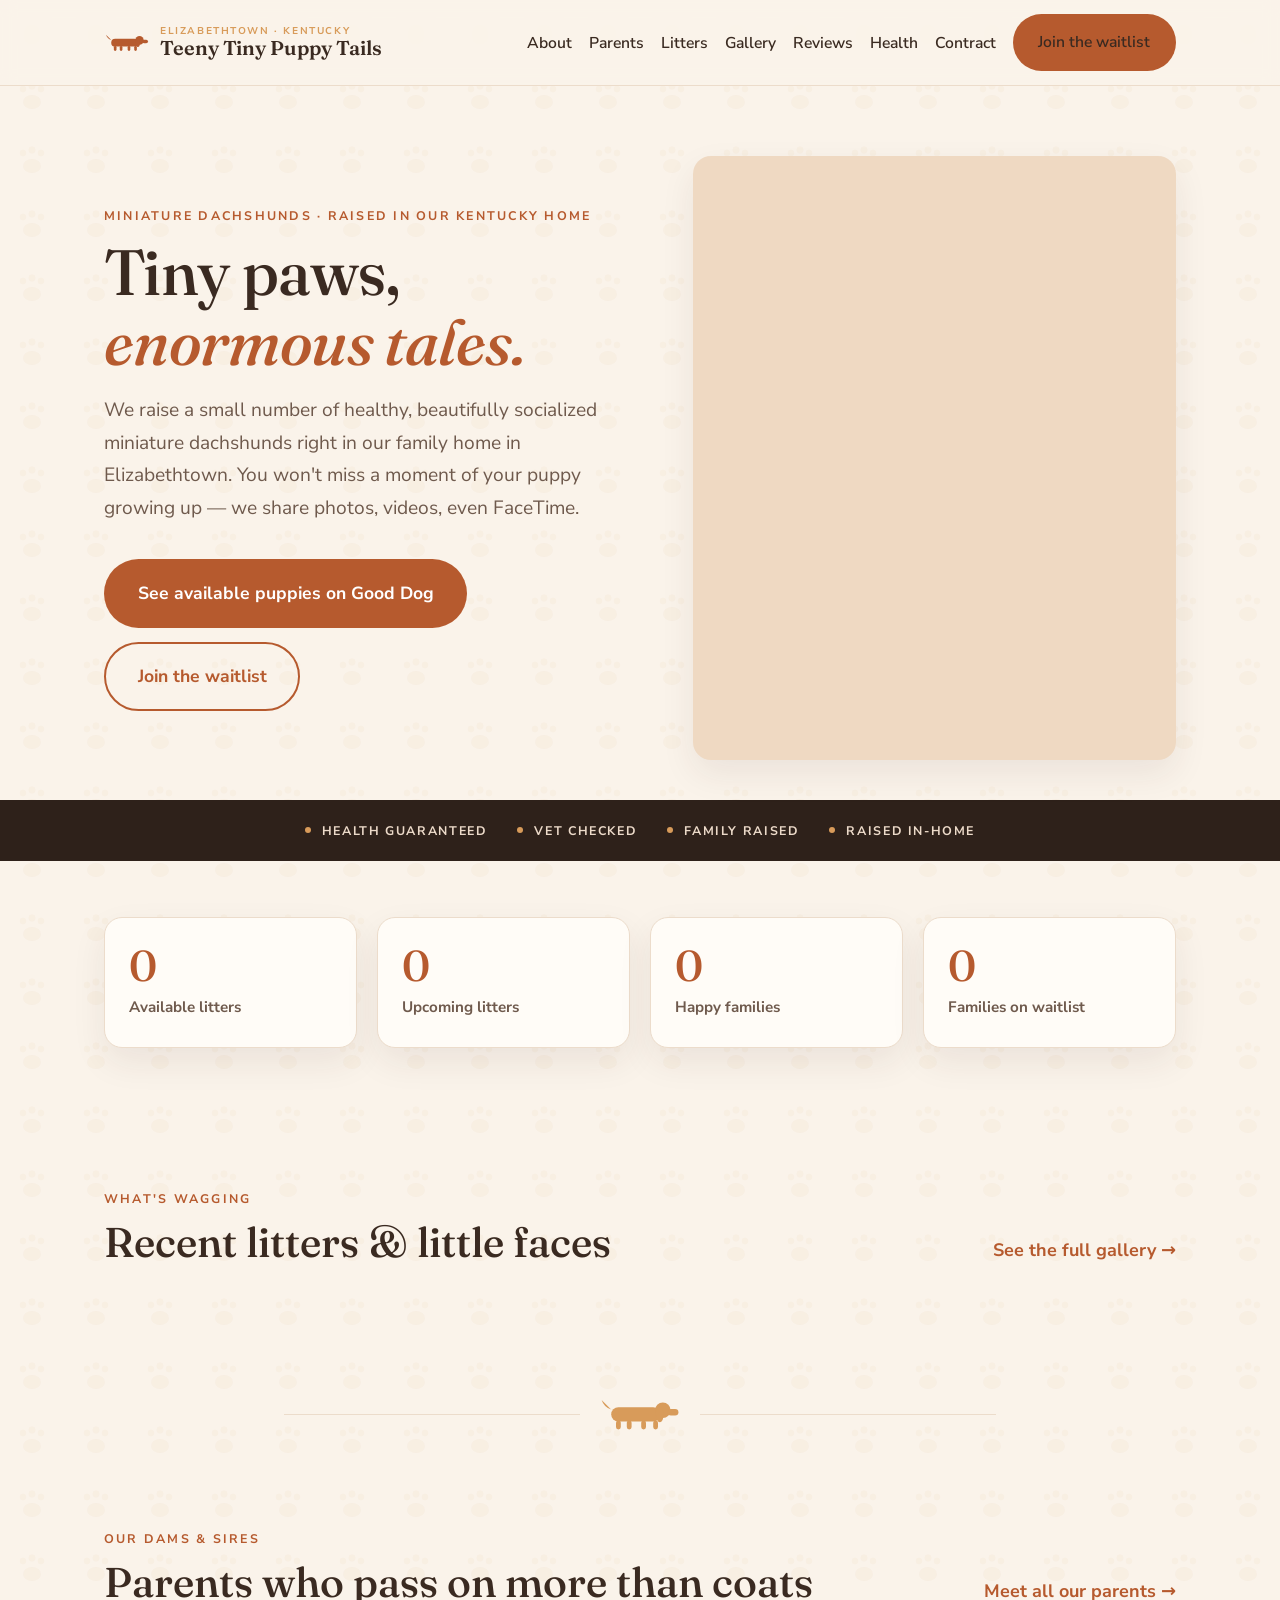
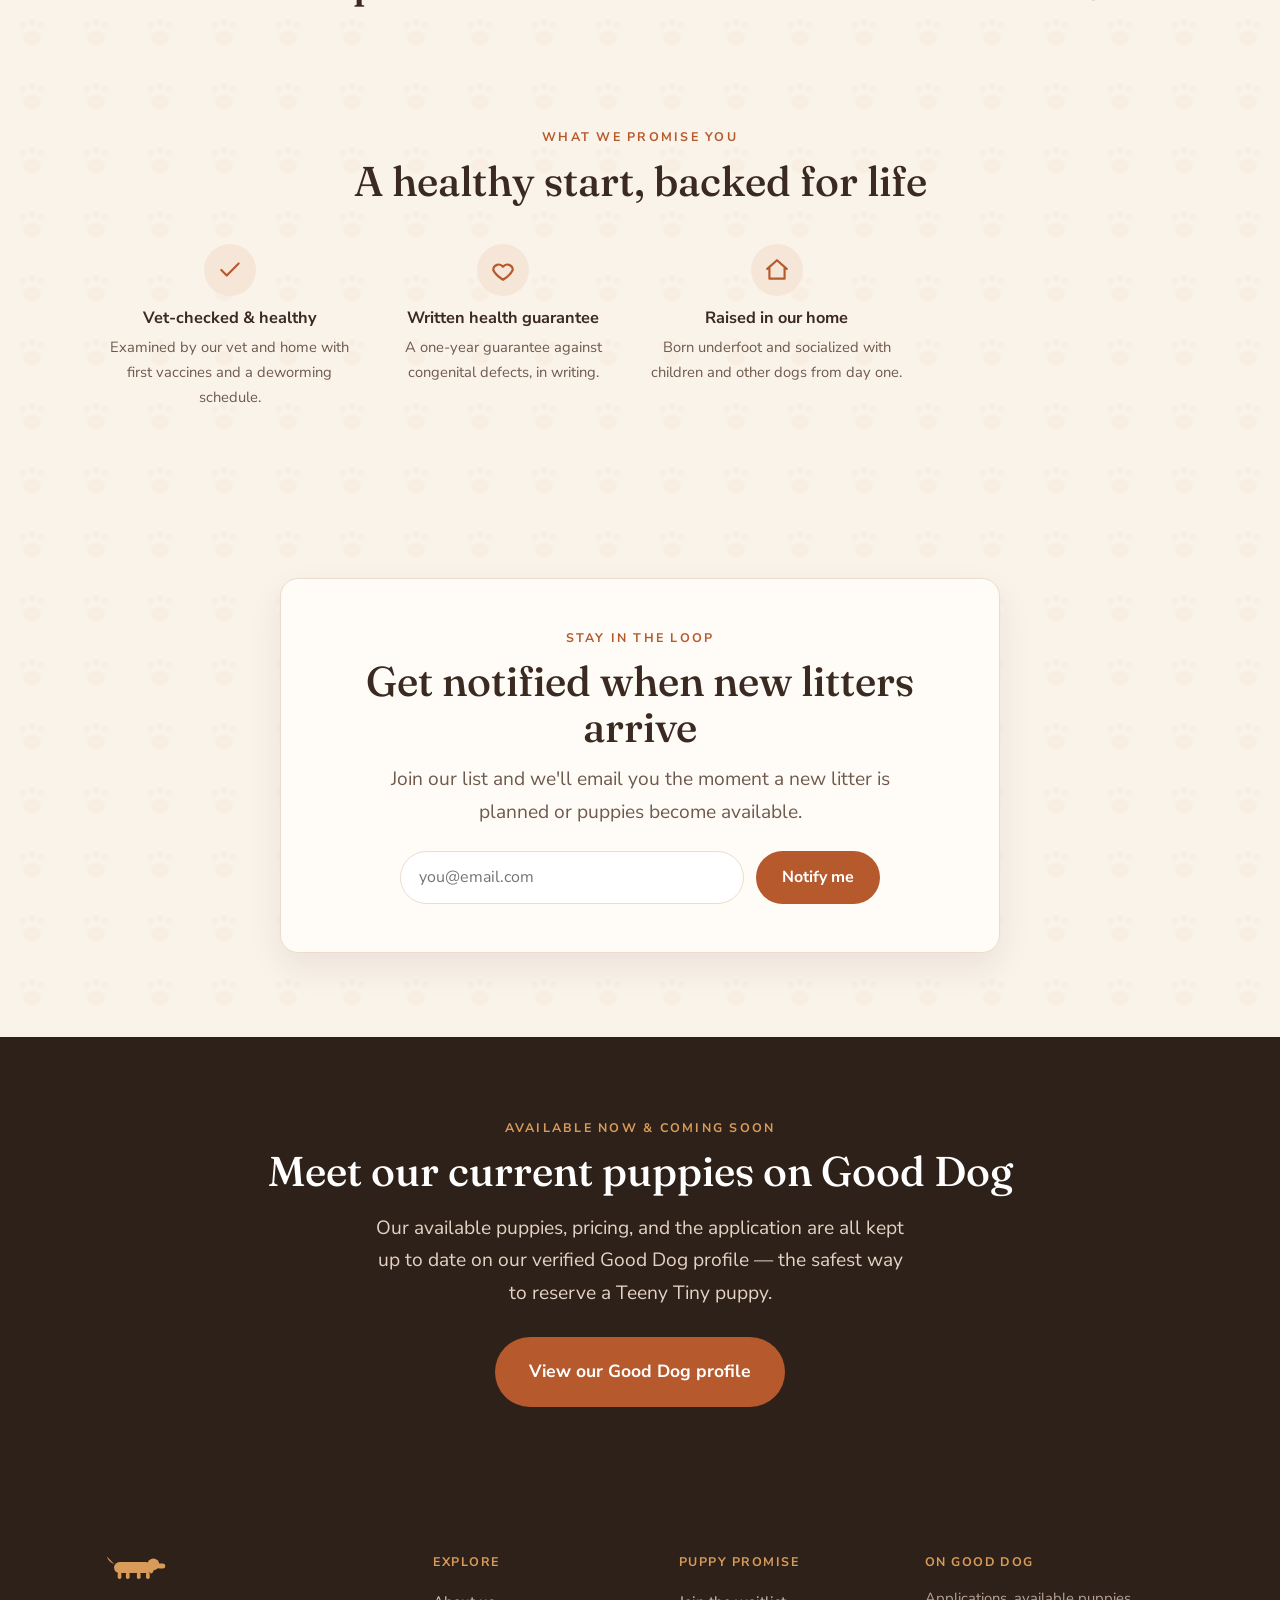
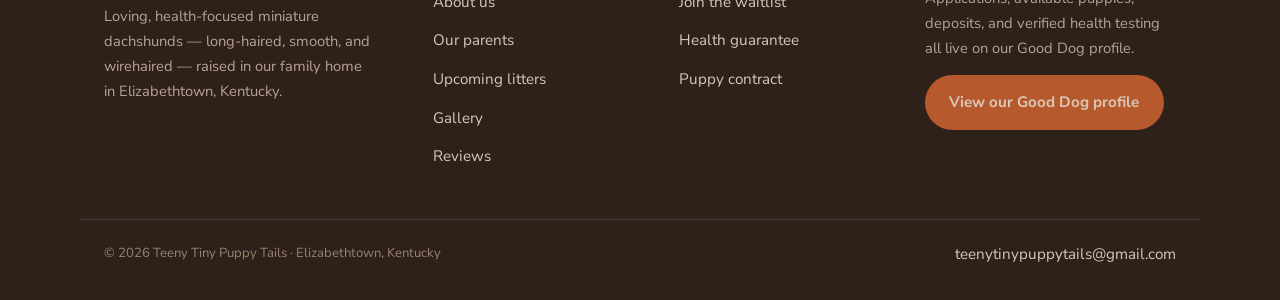
<file: index.html>
<!DOCTYPE html>
<html lang="en">
<head>
<meta charset="utf-8">
<meta name="viewport" content="width=device-width, initial-scale=1">
<title>Teeny Tiny Puppy Tails | Miniature Dachshunds in Elizabethtown, KY</title>
<meta name="description" content="A small, family-run breeder of healthy, well-loved miniature dachshunds in Elizabethtown, Kentucky. See available puppies and apply through Good Dog.">
<link rel="preconnect" href="https://fonts.googleapis.com">
<link rel="preconnect" href="https://fonts.gstatic.com" crossorigin>
<link href="https://fonts.googleapis.com/css2?family=Fraunces:ital,opsz,wght@0,9..144,400;0,9..144,500;0,9..144,600;1,9..144,500&family=Nunito+Sans:wght@400;600;700&display=swap" rel="stylesheet">
<link rel="stylesheet" href="styles.css">
</head>
<body>

<header class="site-header">
  <nav class="nav" aria-label="Main">
    <a class="brand" href="index.html">
      <svg viewBox="0 0 140 70" fill="currentColor" aria-hidden="true"><path d="M22 26 Q10 22 6 10 Q14 18 26 30 Z"/><rect x="22" y="22" width="82" height="24" rx="12"/><circle cx="108" cy="27" r="13"/><rect x="116" y="25" width="18" height="11" rx="5.5"/><ellipse cx="103" cy="34" rx="6.5" ry="13"/><rect x="30" y="44" width="8" height="15" rx="4"/><rect x="48" y="44" width="8" height="15" rx="4"/><rect x="72" y="44" width="8" height="15" rx="4"/><rect x="92" y="44" width="8" height="15" rx="4"/></svg>
      <span class="name"><span class="small">Elizabethtown &middot; Kentucky</span>Teeny Tiny Puppy Tails</span>
    </a>
    <button class="nav-toggle" aria-label="Open menu" aria-expanded="false" onclick="var m=document.getElementById('menu');var o=m.classList.toggle('open');this.setAttribute('aria-expanded',o)">
      <svg viewBox="0 0 24 24" fill="none" stroke="currentColor" stroke-width="2" stroke-linecap="round"><path d="M3 6h18M3 12h18M3 18h18"/></svg>
    </button>
    <ul class="nav-links" id="menu">
      <li><a href="about.html">About</a></li>
      <li><a href="parents.html">Parents</a></li>
      <li><a href="litters.html">Litters</a></li>
      <li><a href="gallery.html">Gallery</a></li>
      <li><a href="testimonials.html">Reviews</a></li>
      <li><a href="health-guarantee.html">Health</a></li>
      <li><a href="contract.html">Contract</a></li>
      <li><a class="btn btn-primary" href="waitlist.html">Join the waitlist</a></li>
    </ul>
  </nav>
</header>

<main>
  <section class="hero">
    <div class="container hero-grid">
      <div>
        <p class="eyebrow rise">Miniature dachshunds &middot; Raised in our Kentucky home</p>
        <h1 class="rise d1">Tiny paws,<br><span class="accent">enormous tales.</span></h1>
        <p class="lead rise d1">We raise a small number of healthy, beautifully socialized miniature dachshunds right in our family home in Elizabethtown. You won't miss a moment of your puppy growing up &mdash; we share photos, videos, even FaceTime.</p>
        <div class="hero-cta rise d2">
          <a class="btn btn-primary btn-lg" href="https://www.gooddog.com/breeders/teeny-tiny-puppy-tails-kentucky" target="_blank" rel="noopener">See available puppies on Good Dog</a>
          <a class="btn btn-ghost btn-lg" href="waitlist.html">Join the waitlist</a>
        </div>
      </div>
      <div class="rise d2">
        <div class="card-photo" style="aspect-ratio:4/5;border-radius:var(--radius);box-shadow:var(--shadow);background-image:url('https://tf-prod-bunny-pullzone-1.gooddog.com/images/ejd3gqoq04z2cfz12cph8ilvlceq?type=dog&resize=1000x')"></div>
      </div>
    </div>
  </section>
</main>

<section class="trust-bar">
  <div class="inner">
    <span>Health guaranteed</span>
    <span>Vet checked</span>
    <span>Family raised</span>
    <span>Raised in-home</span>
  </div>
</section>

<main>
  <section class="section-sm">
    <div class="container">
      <div class="stats">
        <div class="stat"><div class="num" id="stat-available">0</div><div class="label">Available litters</div></div>
        <div class="stat"><div class="num" id="stat-upcoming">0</div><div class="label">Upcoming litters</div></div>
        <div class="stat"><div class="num" id="stat-families">0</div><div class="label">Happy families</div></div>
        <div class="stat"><div class="num" id="stat-waitlist">0</div><div class="label">Families on waitlist</div></div>
      </div>
    </div>
  </section>

  <section class="section">
    <div class="container">
      <div class="head-row">
        <div>
          <p class="eyebrow">What's wagging</p>
          <h2>Recent litters &amp; little faces</h2>
        </div>
        <a class="link" href="gallery.html">See the full gallery &rarr;</a>
      </div>
      <div class="photo-grid" id="photo-grid"></div>
    </div>
  </section>

  <div class="divider" aria-hidden="true"><span class="line"></span><svg viewBox="0 0 140 70" fill="currentColor"><path d="M22 26 Q10 22 6 10 Q14 18 26 30 Z"/><rect x="22" y="22" width="82" height="24" rx="12"/><circle cx="108" cy="27" r="13"/><rect x="116" y="25" width="18" height="11" rx="5.5"/><ellipse cx="103" cy="34" rx="6.5" ry="13"/><rect x="30" y="44" width="8" height="15" rx="4"/><rect x="48" y="44" width="8" height="15" rx="4"/><rect x="72" y="44" width="8" height="15" rx="4"/><rect x="92" y="44" width="8" height="15" rx="4"/></svg><span class="line"></span></div>

  <section class="section">
    <div class="container">
      <div class="head-row">
        <div>
          <p class="eyebrow">Our dams &amp; sires</p>
          <h2>Parents who pass on more than coats</h2>
        </div>
        <a class="link" href="parents.html">Meet all our parents &rarr;</a>
      </div>
      <div class="grid grid-3" id="parents-teaser"></div>
    </div>
  </section>

  <section class="section" style="padding-top:0">
    <div class="container">
      <div class="section-head center">
        <p class="eyebrow">What we promise you</p>
        <h2>A healthy start, backed for life</h2>
      </div>
      <div class="features">
        <div class="feature">
          <span class="dot"><svg viewBox="0 0 24 24" fill="none" stroke="currentColor" stroke-width="2" stroke-linecap="round" stroke-linejoin="round"><path d="M20 6L9 17l-5-5"/></svg></span>
          <h3>Vet-checked &amp; healthy</h3>
          <p>Examined by our vet and home with first vaccines and a deworming schedule.</p>
        </div>
        <div class="feature">
          <span class="dot"><svg viewBox="0 0 24 24" fill="none" stroke="currentColor" stroke-width="2" stroke-linecap="round" stroke-linejoin="round"><path d="M12 21s-7-4.5-9-9a5 5 0 019-3 5 5 0 019 3c-2 4.5-9 9-9 9z"/></svg></span>
          <h3>Written health guarantee</h3>
          <p>A one-year guarantee against congenital defects, in writing.</p>
        </div>
        <div class="feature">
          <span class="dot"><svg viewBox="0 0 24 24" fill="none" stroke="currentColor" stroke-width="2" stroke-linecap="round" stroke-linejoin="round"><path d="M3 11l9-8 9 8M5 10v10h14V10"/></svg></span>
          <h3>Raised in our home</h3>
          <p>Born underfoot and socialized with children and other dogs from day one.</p>
        </div>
      </div>
    </div>
  </section>

  <section class="section">
    <div class="container">
      <div class="subscribe-box">
        <p class="eyebrow">Stay in the loop</p>
        <h2>Get notified when new litters arrive</h2>
        <p class="lead" style="margin:0 auto 22px">Join our list and we'll email you the moment a new litter is planned or puppies become available.</p>
        <form name="subscribe" method="POST" data-netlify="true" netlify-honeypot="bot-field" action="/thank-you" class="subscribe-form">
          <input type="hidden" name="form-name" value="subscribe">
          <p class="hp"><label>Leave empty: <input name="bot-field"></label></p>
          <input name="email" type="email" required placeholder="you@email.com" aria-label="Your email">
          <button class="btn btn-primary" type="submit">Notify me</button>
        </form>
      </div>
    </div>
  </section>

  <section class="band cta-band">
    <div class="container">
      <p class="eyebrow" style="color:var(--tan)">Available now &amp; coming soon</p>
      <h2>Meet our current puppies on Good Dog</h2>
      <p class="lead">Our available puppies, pricing, and the application are all kept up to date on our verified Good Dog profile &mdash; the safest way to reserve a Teeny Tiny puppy.</p>
      <a class="btn btn-primary btn-lg" href="https://www.gooddog.com/breeders/teeny-tiny-puppy-tails-kentucky" target="_blank" rel="noopener">View our Good Dog profile</a>
    </div>
  </section>
</main>

<footer class="site-footer">
  <div class="container footer-grid">
    <div class="footer-brand">
      <svg viewBox="0 0 140 70" fill="currentColor" aria-hidden="true"><path d="M22 26 Q10 22 6 10 Q14 18 26 30 Z"/><rect x="22" y="22" width="82" height="24" rx="12"/><circle cx="108" cy="27" r="13"/><rect x="116" y="25" width="18" height="11" rx="5.5"/><ellipse cx="103" cy="34" rx="6.5" ry="13"/><rect x="30" y="44" width="8" height="15" rx="4"/><rect x="48" y="44" width="8" height="15" rx="4"/><rect x="72" y="44" width="8" height="15" rx="4"/><rect x="92" y="44" width="8" height="15" rx="4"/></svg>
      <p>Loving, health-focused miniature dachshunds &mdash; long-haired, smooth, and wirehaired &mdash; raised in our family home in Elizabethtown, Kentucky.</p>
    </div>
    <div>
      <h4>Explore</h4>
      <ul>
        <li><a href="about.html">About us</a></li>
        <li><a href="parents.html">Our parents</a></li>
        <li><a href="litters.html">Upcoming litters</a></li>
        <li><a href="gallery.html">Gallery</a></li>
        <li><a href="testimonials.html">Reviews</a></li>
      </ul>
    </div>
    <div>
      <h4>Puppy promise</h4>
      <ul>
        <li><a href="waitlist.html">Join the waitlist</a></li>
        <li><a href="health-guarantee.html">Health guarantee</a></li>
        <li><a href="contract.html">Puppy contract</a></li>
      </ul>
    </div>
    <div>
      <h4>On Good Dog</h4>
      <p style="font-size:0.92rem;color:#B7A393;margin:0 0 14px">Applications, available puppies, deposits, and verified health testing all live on our Good Dog profile.</p>
      <a class="btn btn-primary" href="https://www.gooddog.com/breeders/teeny-tiny-puppy-tails-kentucky" target="_blank" rel="noopener">View our Good Dog profile</a>
    </div>
  </div>
  <div class="container footer-bottom">
    <span>&copy; 2026 Teeny Tiny Puppy Tails &middot; Elizabethtown, Kentucky</span>
    <span><a href="mailto:teenytinypuppytails@gmail.com">teenytinypuppytails@gmail.com</a></span>
  </div>
</footer>

<script src="data.js"></script>
<script>
(function(){
  var D = window.SITE_DATA || {};
  var s = D.stats || {};
  function set(id,v){ var el=document.getElementById(id); if(el && v!=null) el.textContent=v; }
  set('stat-available', s.available); set('stat-upcoming', s.upcoming);
  set('stat-families', s.families); set('stat-waitlist', s.waitlist);

  var all=[]; (D.parents||[]).forEach(function(d){ (d.photos||[]).forEach(function(p){ all.push(p); }); });
  var pick=[], step=Math.max(1, Math.floor(all.length/6));
  for(var i=0;i<all.length && pick.length<6;i+=step){ pick.push(all[i]); }
  var pg=document.getElementById('photo-grid');
  if(pg) pg.innerHTML = pick.map(function(u){ return '<div class="tile" style="background-image:url(\''+u+'\')"></div>'; }).join('');

  var pt=document.getElementById('parents-teaser');
  if(pt) pt.innerHTML = (D.parents||[]).slice(0,3).map(function(d){
    var cover=(d.photos&&d.photos[0])||'';
    var sub=[d.color,d.reg].filter(Boolean).join(' &middot; ');
    return '<article class="card"><div class="card-photo" style="background-image:url(\''+cover+'\')"></div>'+
      '<div class="card-body"><span class="tag">'+d.role+(d.coat?' &middot; '+d.coat:'')+'</span>'+
      '<h3>'+d.name+'</h3>'+(sub?'<p class="muted" style="font-weight:700;margin:0">'+sub+'</p>':'')+'</div></article>';
  }).join('');
})();
</script>

</body>
</html>
</file>
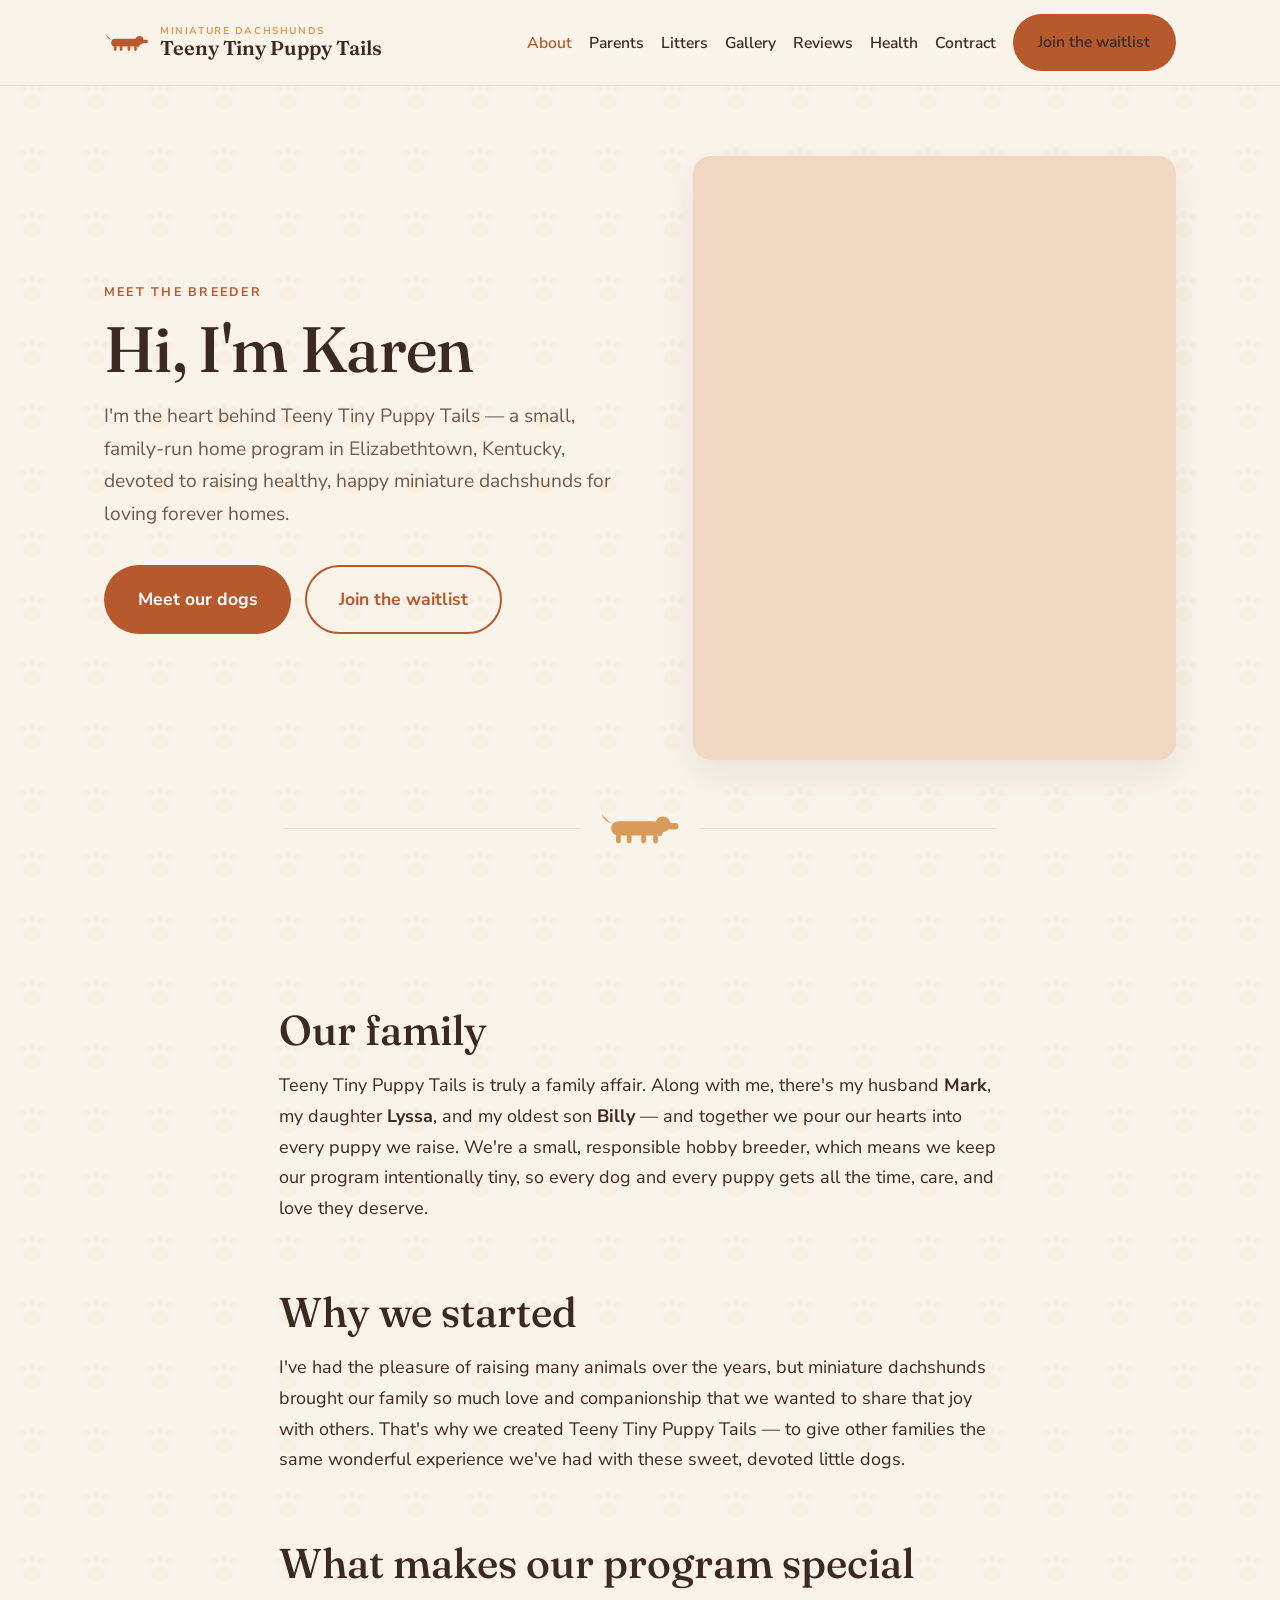
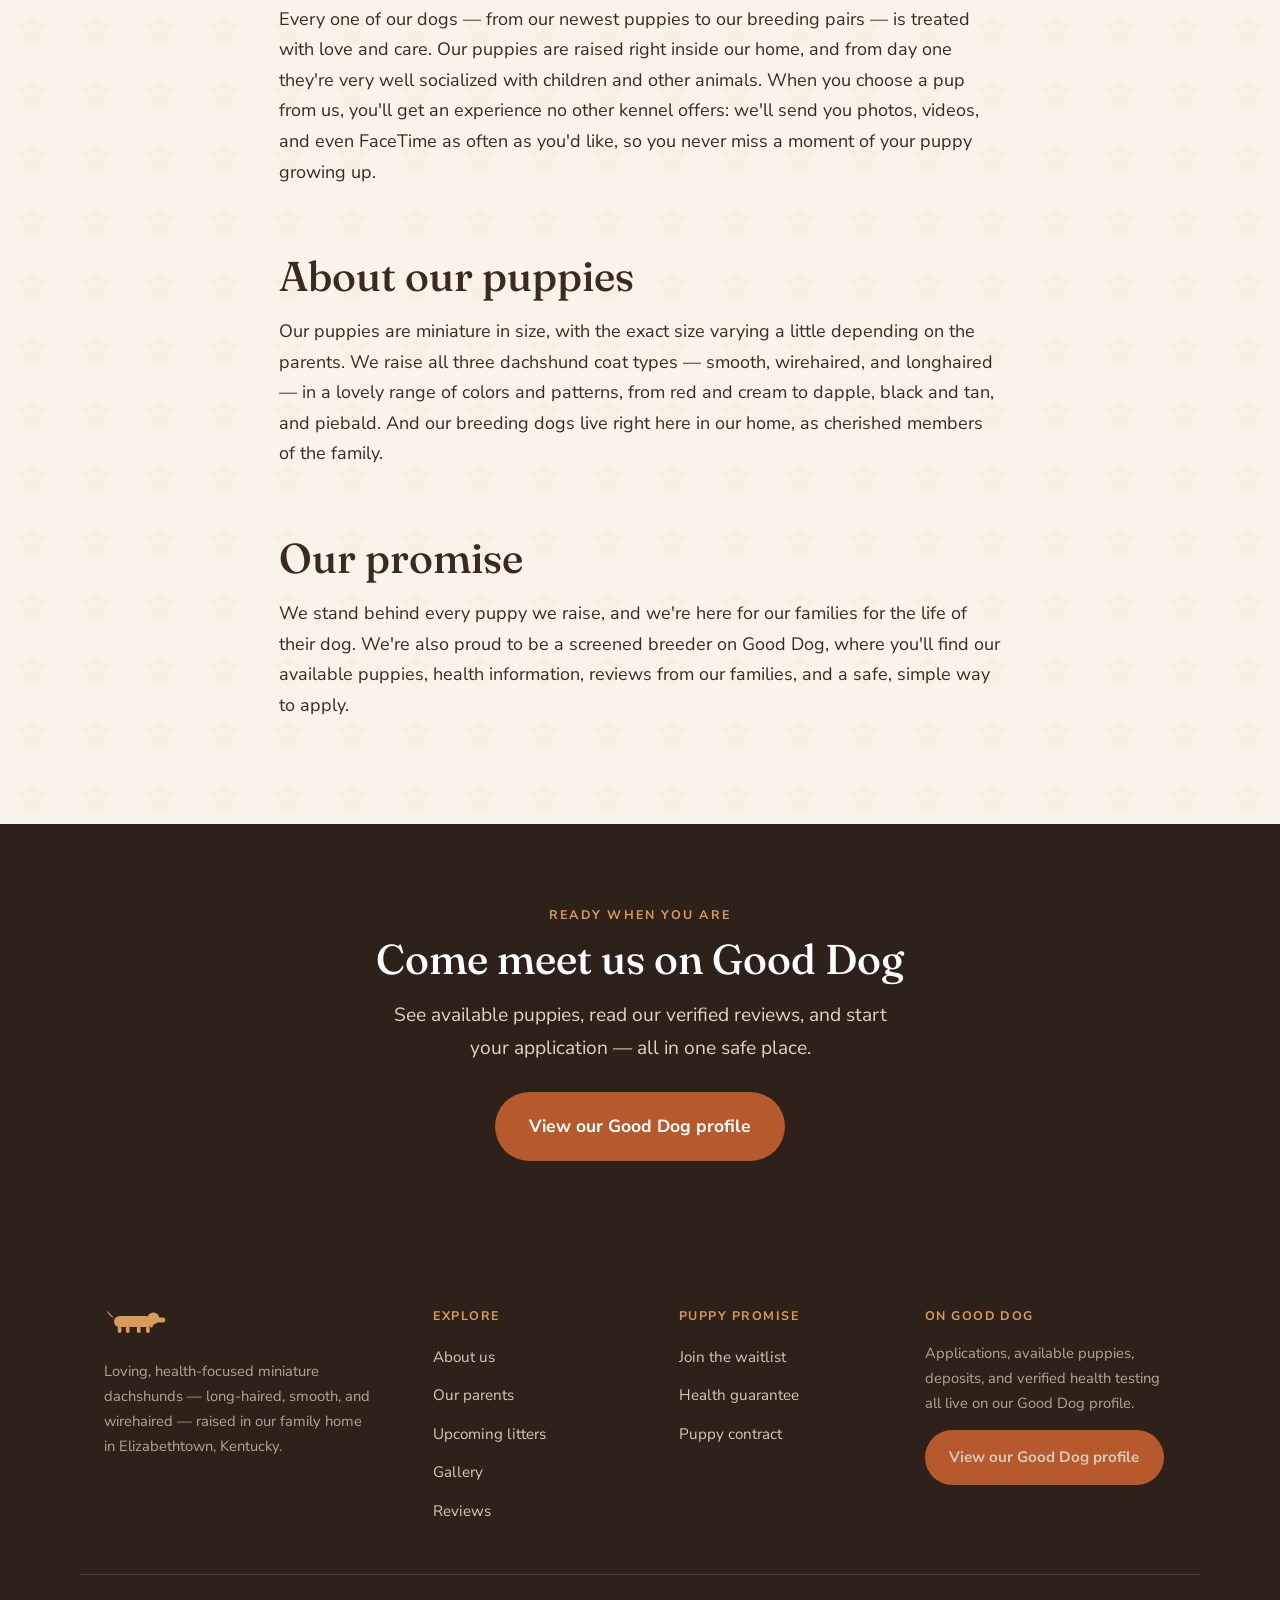
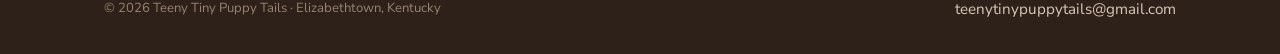
<file: about.html>
<!DOCTYPE html>
<html lang="en">
<head>
<meta charset="utf-8">
<meta name="viewport" content="width=device-width, initial-scale=1">
<title>About Us | Teeny Tiny Puppy Tails</title>
<meta name="description" content="Meet the small Kentucky family behind Teeny Tiny Puppy Tails and how we raise our miniature dachshunds.">
<link rel="preconnect" href="https://fonts.googleapis.com">
<link rel="preconnect" href="https://fonts.gstatic.com" crossorigin>
<link href="https://fonts.googleapis.com/css2?family=Fraunces:opsz,wght@9..144,400;9..144,500;9..144,600&family=Nunito+Sans:wght@400;600;700&display=swap" rel="stylesheet">
<link rel="stylesheet" href="styles.css">
</head>
<body>

<header class="site-header">
  <nav class="nav" aria-label="Main">
    <a class="brand" href="index.html">
      <svg viewBox="0 0 140 70" fill="currentColor" aria-hidden="true"><path d="M22 26 Q10 22 6 10 Q14 18 26 30 Z"/><rect x="22" y="22" width="82" height="24" rx="12"/><circle cx="108" cy="27" r="13"/><rect x="116" y="25" width="18" height="11" rx="5.5"/><ellipse cx="103" cy="34" rx="6.5" ry="13"/><rect x="30" y="44" width="8" height="15" rx="4"/><rect x="48" y="44" width="8" height="15" rx="4"/><rect x="72" y="44" width="8" height="15" rx="4"/><rect x="92" y="44" width="8" height="15" rx="4"/></svg>
      <span class="name"><span class="small">Miniature dachshunds</span>Teeny Tiny Puppy Tails</span>
    </a>
    <button class="nav-toggle" aria-label="Open menu" aria-expanded="false" onclick="var m=document.getElementById('menu');var o=m.classList.toggle('open');this.setAttribute('aria-expanded',o)">
      <svg viewBox="0 0 24 24" fill="none" stroke="currentColor" stroke-width="2" stroke-linecap="round"><path d="M3 6h18M3 12h18M3 18h18"/></svg>
    </button>
    <ul class="nav-links" id="menu">
      <li><a href="about.html" class="active">About</a></li>
      <li><a href="parents.html">Parents</a></li>
      <li><a href="litters.html">Litters</a></li>
      <li><a href="gallery.html">Gallery</a></li>
      <li><a href="testimonials.html">Reviews</a></li>
      <li><a href="health-guarantee.html">Health</a></li>
      <li><a href="contract.html">Contract</a></li>
      <li><a class="btn btn-primary" href="waitlist.html">Join the waitlist</a></li>
    </ul>
  </nav>
</header>

<main>
  <section class="hero">
    <div class="container hero-grid">
      <div>
        <p class="eyebrow">Meet the breeder</p>
        <h1>Hi, I'm Karen</h1>
        <p class="lead">I'm the heart behind Teeny Tiny Puppy Tails &mdash; a small, family-run home program in Elizabethtown, Kentucky, devoted to raising healthy, happy miniature dachshunds for loving forever homes.</p>
        <div class="hero-cta">
          <a class="btn btn-primary btn-lg" href="parents.html">Meet our dogs</a>
          <a class="btn btn-ghost btn-lg" href="waitlist.html">Join the waitlist</a>
        </div>
      </div>
      <div>
        <div class="card-photo" style="aspect-ratio:4/5;border-radius:var(--radius);box-shadow:var(--shadow);background-image:url('https://tf-prod-bunny-pullzone-1.gooddog.com/images/ejd3gqoq04z2cfz12cph8ilvlceq?type=dog&resize=1000x')"></div>
      </div>
    </div>
  </section>

  <div class="divider" aria-hidden="true"><span class="line"></span><svg viewBox="0 0 140 70" fill="currentColor" aria-hidden="true"><path d="M22 26 Q10 22 6 10 Q14 18 26 30 Z"/><rect x="22" y="22" width="82" height="24" rx="12"/><circle cx="108" cy="27" r="13"/><rect x="116" y="25" width="18" height="11" rx="5.5"/><ellipse cx="103" cy="34" rx="6.5" ry="13"/><rect x="30" y="44" width="8" height="15" rx="4"/><rect x="48" y="44" width="8" height="15" rx="4"/><rect x="72" y="44" width="8" height="15" rx="4"/><rect x="92" y="44" width="8" height="15" rx="4"/></svg><span class="line"></span></div>

  <section class="section">
    <div class="container prose">
      <h2>Our family</h2>
      <p>Teeny Tiny Puppy Tails is truly a family affair. Along with me, there's my husband <strong>Mark</strong>, my daughter <strong>Lyssa</strong>, and my oldest son <strong>Billy</strong> &mdash; and together we pour our hearts into every puppy we raise. We're a small, responsible hobby breeder, which means we keep our program intentionally tiny, so every dog and every puppy gets all the time, care, and love they deserve.</p>

      <h2>Why we started</h2>
      <p>I've had the pleasure of raising many animals over the years, but miniature dachshunds brought our family so much love and companionship that we wanted to share that joy with others. That's why we created Teeny Tiny Puppy Tails &mdash; to give other families the same wonderful experience we've had with these sweet, devoted little dogs.</p>

      <h2>What makes our program special</h2>
      <p>Every one of our dogs &mdash; from our newest puppies to our breeding pairs &mdash; is treated with love and care. Our puppies are raised right inside our home, and from day one they're very well socialized with children and other animals. When you choose a pup from us, you'll get an experience no other kennel offers: we'll send you photos, videos, and even FaceTime as often as you'd like, so you never miss a moment of your puppy growing up.</p>

      <h2>About our puppies</h2>
      <p>Our puppies are miniature in size, with the exact size varying a little depending on the parents. We raise all three dachshund coat types &mdash; smooth, wirehaired, and longhaired &mdash; in a lovely range of colors and patterns, from red and cream to dapple, black and tan, and piebald. And our breeding dogs live right here in our home, as cherished members of the family.</p>

      <h2>Our promise</h2>
      <p>We stand behind every puppy we raise, and we're here for our families for the life of their dog. We're also proud to be a screened breeder on Good Dog, where you'll find our available puppies, health information, reviews from our families, and a safe, simple way to apply.</p>
    </div>
  </section>
  <section class="band cta-band">
    <div class="container">
      <p class="eyebrow" style="color:var(--tan)">Ready when you are</p>
      <h2>Come meet us on Good Dog</h2>
      <p class="lead">See available puppies, read our verified reviews, and start your application &mdash; all in one safe place.</p>
      <a class="btn btn-primary btn-lg" href="https://www.gooddog.com/breeders/teeny-tiny-puppy-tails-kentucky" target="_blank" rel="noopener">View our Good Dog profile</a>
    </div>
  </section>
</main>

<footer class="site-footer">
  <div class="container footer-grid">
    <div class="footer-brand">
      <svg viewBox="0 0 140 70" fill="currentColor" aria-hidden="true"><path d="M22 26 Q10 22 6 10 Q14 18 26 30 Z"/><rect x="22" y="22" width="82" height="24" rx="12"/><circle cx="108" cy="27" r="13"/><rect x="116" y="25" width="18" height="11" rx="5.5"/><ellipse cx="103" cy="34" rx="6.5" ry="13"/><rect x="30" y="44" width="8" height="15" rx="4"/><rect x="48" y="44" width="8" height="15" rx="4"/><rect x="72" y="44" width="8" height="15" rx="4"/><rect x="92" y="44" width="8" height="15" rx="4"/></svg>
      <p>Loving, health-focused miniature dachshunds &mdash; long-haired, smooth, and wirehaired &mdash; raised in our family home in Elizabethtown, Kentucky.</p>
    </div>
    <div>
      <h4>Explore</h4>
      <ul>
        <li><a href="about.html">About us</a></li>
        <li><a href="parents.html">Our parents</a></li>
        <li><a href="litters.html">Upcoming litters</a></li>
        <li><a href="gallery.html">Gallery</a></li>
        <li><a href="testimonials.html">Reviews</a></li>
      </ul>
    </div>
    <div>
      <h4>Puppy promise</h4>
      <ul>
        <li><a href="waitlist.html">Join the waitlist</a></li>
        <li><a href="health-guarantee.html">Health guarantee</a></li>
        <li><a href="contract.html">Puppy contract</a></li>
      </ul>
    </div>
    <div>
      <h4>On Good Dog</h4>
      <p style="font-size:0.92rem;color:#B7A393;margin:0 0 14px">Applications, available puppies, deposits, and verified health testing all live on our Good Dog profile.</p>
      <a class="btn btn-primary" href="https://www.gooddog.com/breeders/teeny-tiny-puppy-tails-kentucky" target="_blank" rel="noopener">View our Good Dog profile</a>
    </div>
  </div>
  <div class="container footer-bottom">
    <span>&copy; 2026 Teeny Tiny Puppy Tails &middot; Elizabethtown, Kentucky</span>
    <span><a href="mailto:teenytinypuppytails@gmail.com">teenytinypuppytails@gmail.com</a></span>
  </div>
</footer>

</body>
</html>
</file>
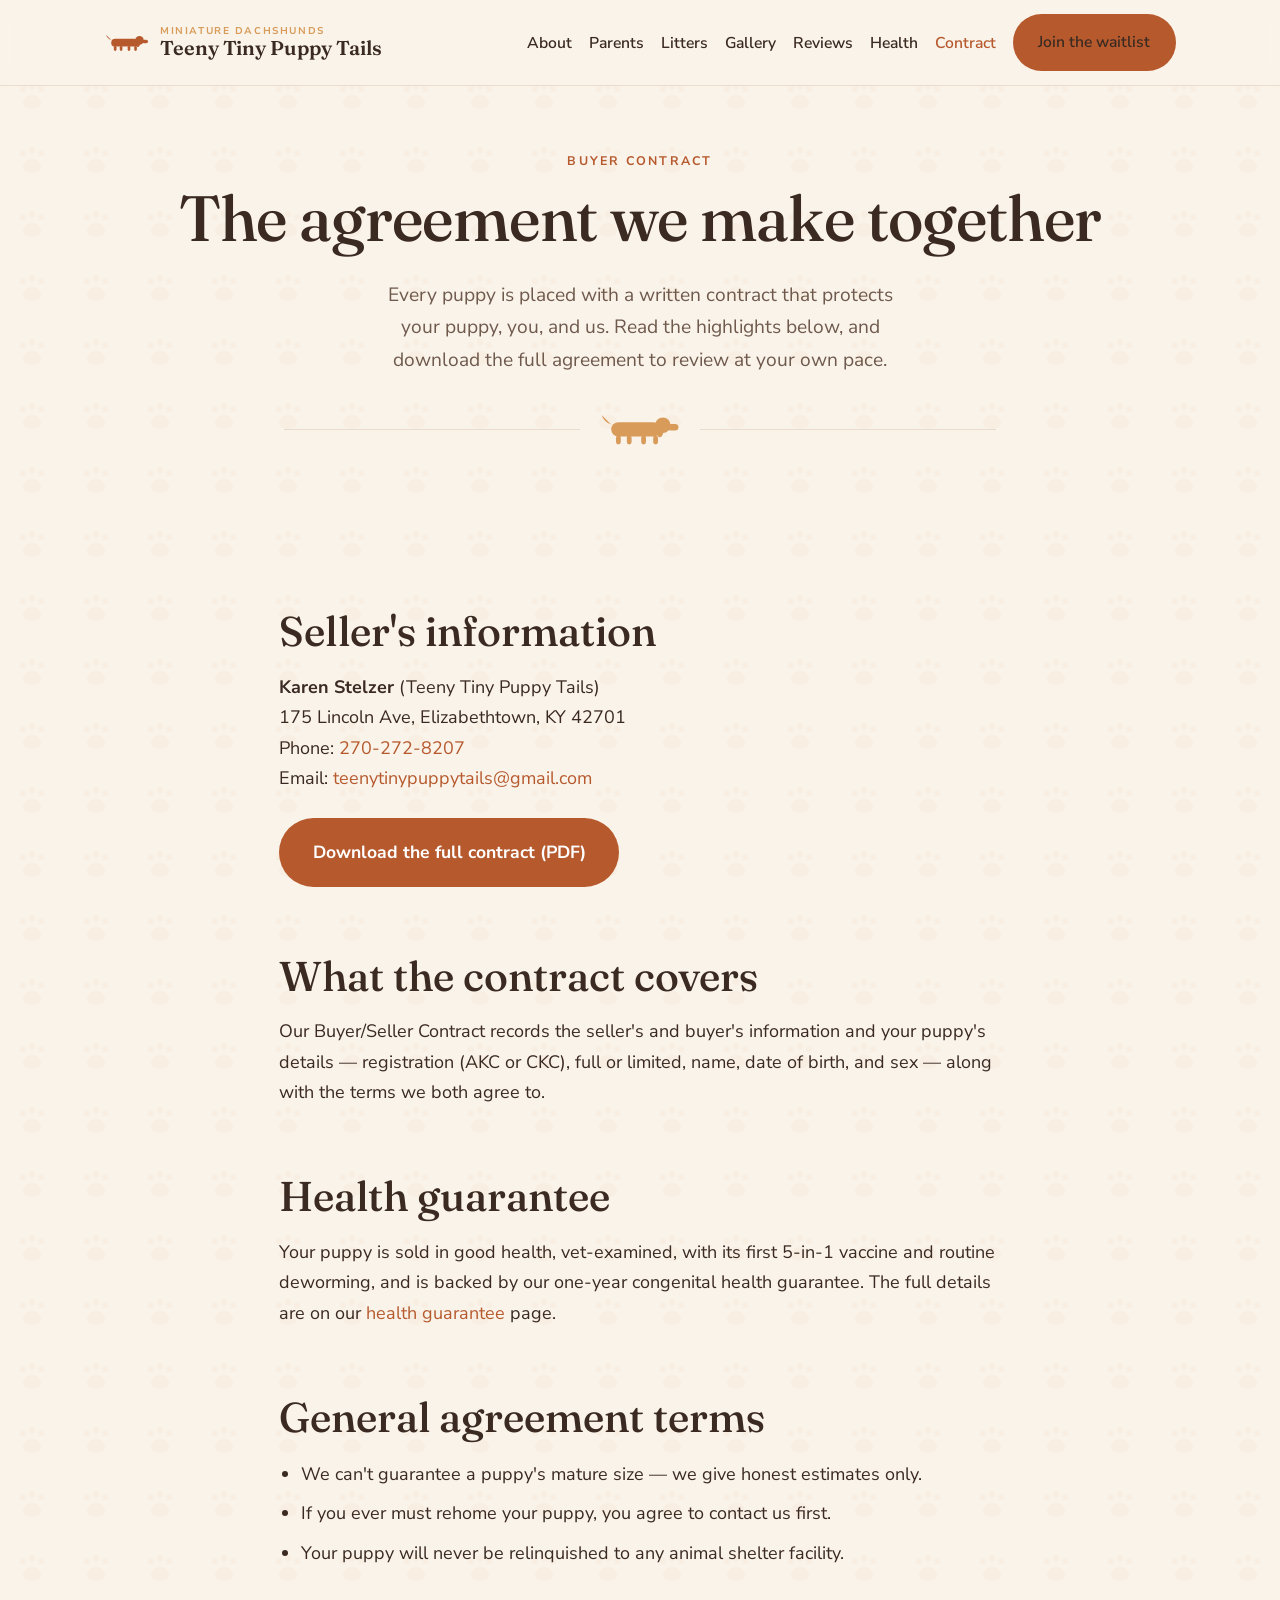
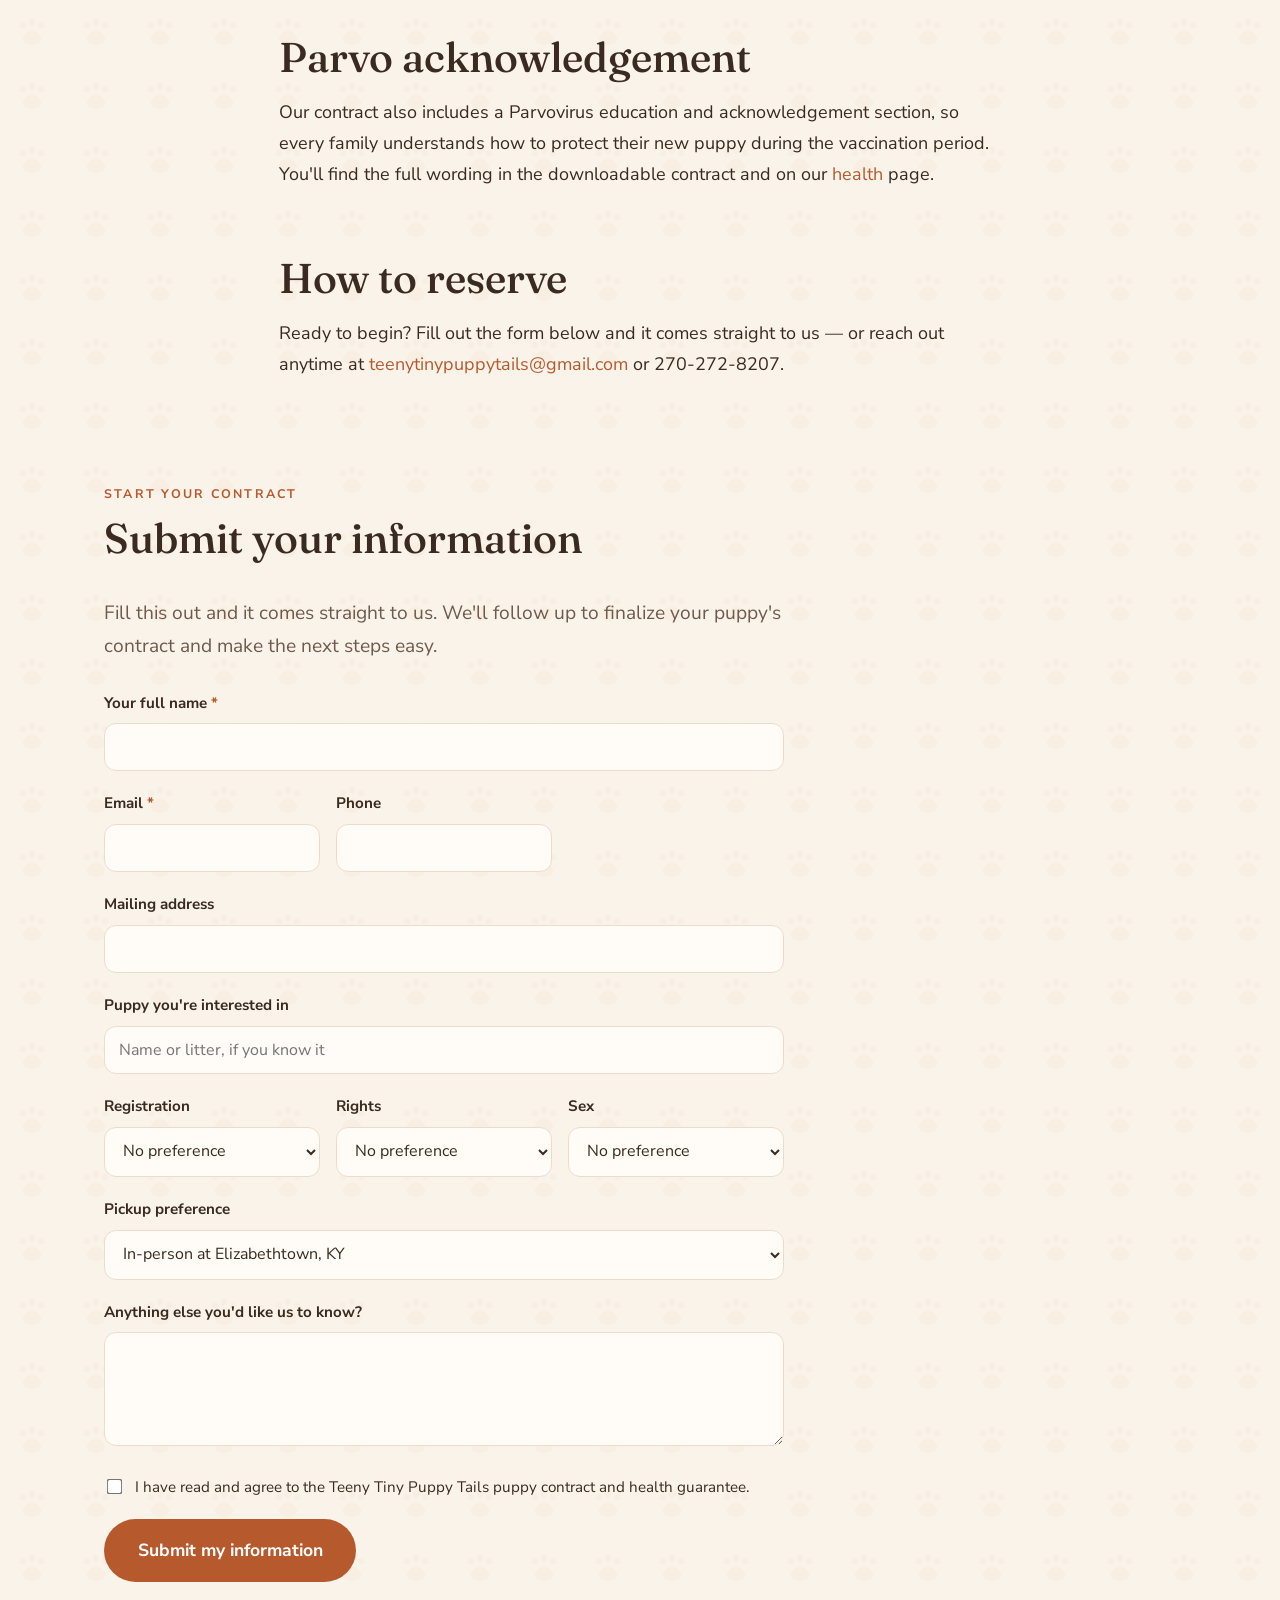
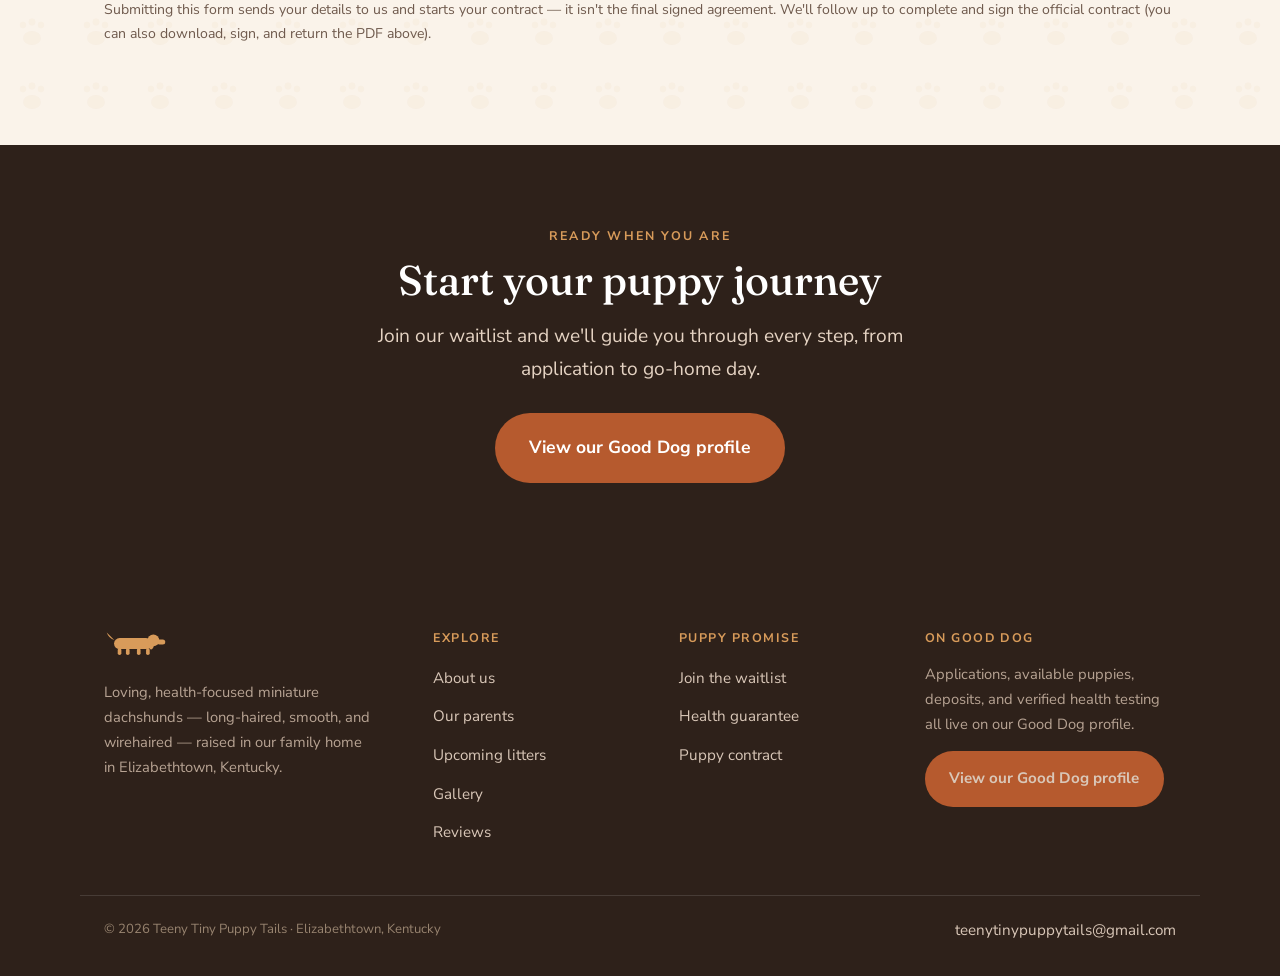
<file: contract.html>
<!DOCTYPE html>
<html lang="en">
<head>
<meta charset="utf-8">
<meta name="viewport" content="width=device-width, initial-scale=1">
<title>Puppy Contract | Teeny Tiny Puppy Tails</title>
<meta name="description" content="A summary of the puppy contract for Teeny Tiny Puppy Tails miniature dachshunds. Completed securely on Good Dog.">
<link rel="preconnect" href="https://fonts.googleapis.com">
<link rel="preconnect" href="https://fonts.gstatic.com" crossorigin>
<link href="https://fonts.googleapis.com/css2?family=Fraunces:opsz,wght@9..144,400;9..144,500;9..144,600&family=Nunito+Sans:wght@400;600;700&display=swap" rel="stylesheet">
<link rel="stylesheet" href="styles.css">
</head>
<body>

<header class="site-header">
  <nav class="nav" aria-label="Main">
    <a class="brand" href="index.html">
      <svg viewBox="0 0 140 70" fill="currentColor" aria-hidden="true"><path d="M22 26 Q10 22 6 10 Q14 18 26 30 Z"/><rect x="22" y="22" width="82" height="24" rx="12"/><circle cx="108" cy="27" r="13"/><rect x="116" y="25" width="18" height="11" rx="5.5"/><ellipse cx="103" cy="34" rx="6.5" ry="13"/><rect x="30" y="44" width="8" height="15" rx="4"/><rect x="48" y="44" width="8" height="15" rx="4"/><rect x="72" y="44" width="8" height="15" rx="4"/><rect x="92" y="44" width="8" height="15" rx="4"/></svg>
      <span class="name"><span class="small">Miniature dachshunds</span>Teeny Tiny Puppy Tails</span>
    </a>
    <button class="nav-toggle" aria-label="Open menu" aria-expanded="false" onclick="var m=document.getElementById('menu');var o=m.classList.toggle('open');this.setAttribute('aria-expanded',o)">
      <svg viewBox="0 0 24 24" fill="none" stroke="currentColor" stroke-width="2" stroke-linecap="round"><path d="M3 6h18M3 12h18M3 18h18"/></svg>
    </button>
    <ul class="nav-links" id="menu">
      <li><a href="about.html">About</a></li>
      <li><a href="parents.html">Parents</a></li>
      <li><a href="litters.html">Litters</a></li>
      <li><a href="gallery.html">Gallery</a></li>
      <li><a href="testimonials.html">Reviews</a></li>
      <li><a href="health-guarantee.html">Health</a></li>
      <li><a href="contract.html" class="active">Contract</a></li>
      <li><a class="btn btn-primary" href="waitlist.html">Join the waitlist</a></li>
    </ul>
  </nav>
</header>

<main>
  <section class="page-hero">
    <div class="container">
      <p class="eyebrow">Buyer contract</p>
      <h1>The agreement we make together</h1>
      <p class="lead">Every puppy is placed with a written contract that protects your puppy, you, and us. Read the highlights below, and download the full agreement to review at your own pace.</p>
    </div>
  </section>
  <div class="divider" aria-hidden="true"><span class="line"></span><svg viewBox="0 0 140 70" fill="currentColor" aria-hidden="true"><path d="M22 26 Q10 22 6 10 Q14 18 26 30 Z"/><rect x="22" y="22" width="82" height="24" rx="12"/><circle cx="108" cy="27" r="13"/><rect x="116" y="25" width="18" height="11" rx="5.5"/><ellipse cx="103" cy="34" rx="6.5" ry="13"/><rect x="30" y="44" width="8" height="15" rx="4"/><rect x="48" y="44" width="8" height="15" rx="4"/><rect x="72" y="44" width="8" height="15" rx="4"/><rect x="92" y="44" width="8" height="15" rx="4"/></svg><span class="line"></span></div>
  <section class="section">
    <div class="container prose">
      <h2>Seller's information</h2>
      <p>
        <strong>Karen Stelzer</strong> (Teeny Tiny Puppy Tails)<br>
        175 Lincoln Ave, Elizabethtown, KY 42701<br>
        Phone: <a href="tel:+12702728207">270-272-8207</a><br>
        Email: <a href="mailto:teenytinypuppytails@gmail.com">teenytinypuppytails@gmail.com</a>
      </p>

      <div style="margin:24px 0 8px">
        <a class="btn btn-primary btn-lg" href="teeny-tiny-puppy-tails-contract.pdf" target="_blank" rel="noopener">Download the full contract (PDF)</a>
      </div>

      <h2>What the contract covers</h2>
      <p>Our Buyer/Seller Contract records the seller's and buyer's information and your puppy's details &mdash; registration (AKC or CKC), full or limited, name, date of birth, and sex &mdash; along with the terms we both agree to.</p>

      <h2>Health guarantee</h2>
      <p>Your puppy is sold in good health, vet-examined, with its first 5-in-1 vaccine and routine deworming, and is backed by our one-year congenital health guarantee. The full details are on our <a href="health-guarantee.html">health guarantee</a> page.</p>

      <h2>General agreement terms</h2>
      <ul>
        <li>We can't guarantee a puppy's mature size &mdash; we give honest estimates only.</li>
        <li>If you ever must rehome your puppy, you agree to contact us first.</li>
        <li>Your puppy will never be relinquished to any animal shelter facility.</li>
      </ul>

      <h2>Parvo acknowledgement</h2>
      <p>Our contract also includes a Parvovirus education and acknowledgement section, so every family understands how to protect their new puppy during the vaccination period. You'll find the full wording in the downloadable contract and on our <a href="health-guarantee.html">health</a> page.</p>

      <h2>How to reserve</h2>
      <p>Ready to begin? Fill out the form below and it comes straight to us &mdash; or reach out anytime at <a href="mailto:teenytinypuppytails@gmail.com">teenytinypuppytails@gmail.com</a> or 270-272-8207.</p>
    </div>
  </section>

  <section class="section" style="padding-top:0">
    <div class="container">
      <div class="head-row"><div><p class="eyebrow">Start your contract</p><h2>Submit your information</h2></div></div>
      <p class="lead" style="max-width:60ch;margin-bottom:28px">Fill this out and it comes straight to us. We'll follow up to finalize your puppy's contract and make the next steps easy.</p>
      <form name="contract" method="POST" data-netlify="true" netlify-honeypot="bot-field" action="/thank-you" class="form">
        <input type="hidden" name="form-name" value="contract">
        <p class="hp"><label>Leave empty: <input name="bot-field"></label></p>

        <div class="field"><label for="c-name">Your full name <span>*</span></label><input id="c-name" name="name" type="text" required></div>
        <div class="field-row">
          <div class="field"><label for="c-email">Email <span>*</span></label><input id="c-email" name="email" type="email" required></div>
          <div class="field"><label for="c-phone">Phone</label><input id="c-phone" name="phone" type="tel"></div>
        </div>
        <div class="field"><label for="c-address">Mailing address</label><input id="c-address" name="address" type="text"></div>
        <div class="field"><label for="c-puppy">Puppy you're interested in</label><input id="c-puppy" name="puppy" type="text" placeholder="Name or litter, if you know it"></div>
        <div class="field-row">
          <div class="field"><label for="c-reg">Registration</label><select id="c-reg" name="registration"><option value="">No preference</option><option>AKC</option><option>CKC</option></select></div>
          <div class="field"><label for="c-rights">Rights</label><select id="c-rights" name="rights"><option value="">No preference</option><option>Full</option><option>Limited (pet)</option></select></div>
          <div class="field"><label for="c-sex">Sex</label><select id="c-sex" name="sex"><option value="">No preference</option><option>Female</option><option>Male</option></select></div>
        </div>
        <div class="field"><label for="c-pickup">Pickup preference</label><select id="c-pickup" name="pickup"><option>In-person at Elizabethtown, KY</option><option>Meet halfway (by arrangement)</option><option>Not sure yet</option></select></div>
        <div class="field"><label for="c-msg">Anything else you'd like us to know?</label><textarea id="c-msg" name="message" rows="4"></textarea></div>

        <label class="agree"><input type="checkbox" name="agreement" value="Yes, read and agreed" required> I have read and agree to the Teeny Tiny Puppy Tails puppy contract and health guarantee.</label>

        <button class="btn btn-primary btn-lg" type="submit" style="margin-top:20px">Submit my information</button>
      </form>
      <p class="muted" style="font-size:0.88rem;margin-top:16px">Submitting this form sends your details to us and starts your contract &mdash; it isn't the final signed agreement. We'll follow up to complete and sign the official contract (you can also download, sign, and return the PDF above).</p>
    </div>
  </section>
  <section class="band cta-band">
    <div class="container">
      <p class="eyebrow" style="color:var(--tan)">Ready when you are</p>
      <h2>Start your puppy journey</h2>
      <p class="lead">Join our waitlist and we'll guide you through every step, from application to go-home day.</p>
      <a class="btn btn-primary btn-lg" href="https://www.gooddog.com/breeders/teeny-tiny-puppy-tails-kentucky" target="_blank" rel="noopener">View our Good Dog profile</a>
    </div>
  </section>
</main>

<footer class="site-footer">
  <div class="container footer-grid">
    <div class="footer-brand">
      <svg viewBox="0 0 140 70" fill="currentColor" aria-hidden="true"><path d="M22 26 Q10 22 6 10 Q14 18 26 30 Z"/><rect x="22" y="22" width="82" height="24" rx="12"/><circle cx="108" cy="27" r="13"/><rect x="116" y="25" width="18" height="11" rx="5.5"/><ellipse cx="103" cy="34" rx="6.5" ry="13"/><rect x="30" y="44" width="8" height="15" rx="4"/><rect x="48" y="44" width="8" height="15" rx="4"/><rect x="72" y="44" width="8" height="15" rx="4"/><rect x="92" y="44" width="8" height="15" rx="4"/></svg>
      <p>Loving, health-focused miniature dachshunds &mdash; long-haired, smooth, and wirehaired &mdash; raised in our family home in Elizabethtown, Kentucky.</p>
    </div>
    <div>
      <h4>Explore</h4>
      <ul>
        <li><a href="about.html">About us</a></li>
        <li><a href="parents.html">Our parents</a></li>
        <li><a href="litters.html">Upcoming litters</a></li>
        <li><a href="gallery.html">Gallery</a></li>
        <li><a href="testimonials.html">Reviews</a></li>
      </ul>
    </div>
    <div>
      <h4>Puppy promise</h4>
      <ul>
        <li><a href="waitlist.html">Join the waitlist</a></li>
        <li><a href="health-guarantee.html">Health guarantee</a></li>
        <li><a href="contract.html">Puppy contract</a></li>
      </ul>
    </div>
    <div>
      <h4>On Good Dog</h4>
      <p style="font-size:0.92rem;color:#B7A393;margin:0 0 14px">Applications, available puppies, deposits, and verified health testing all live on our Good Dog profile.</p>
      <a class="btn btn-primary" href="https://www.gooddog.com/breeders/teeny-tiny-puppy-tails-kentucky" target="_blank" rel="noopener">View our Good Dog profile</a>
    </div>
  </div>
  <div class="container footer-bottom">
    <span>&copy; 2026 Teeny Tiny Puppy Tails &middot; Elizabethtown, Kentucky</span>
    <span><a href="mailto:teenytinypuppytails@gmail.com">teenytinypuppytails@gmail.com</a></span>
  </div>
</footer>

</body>
</html>
</file>
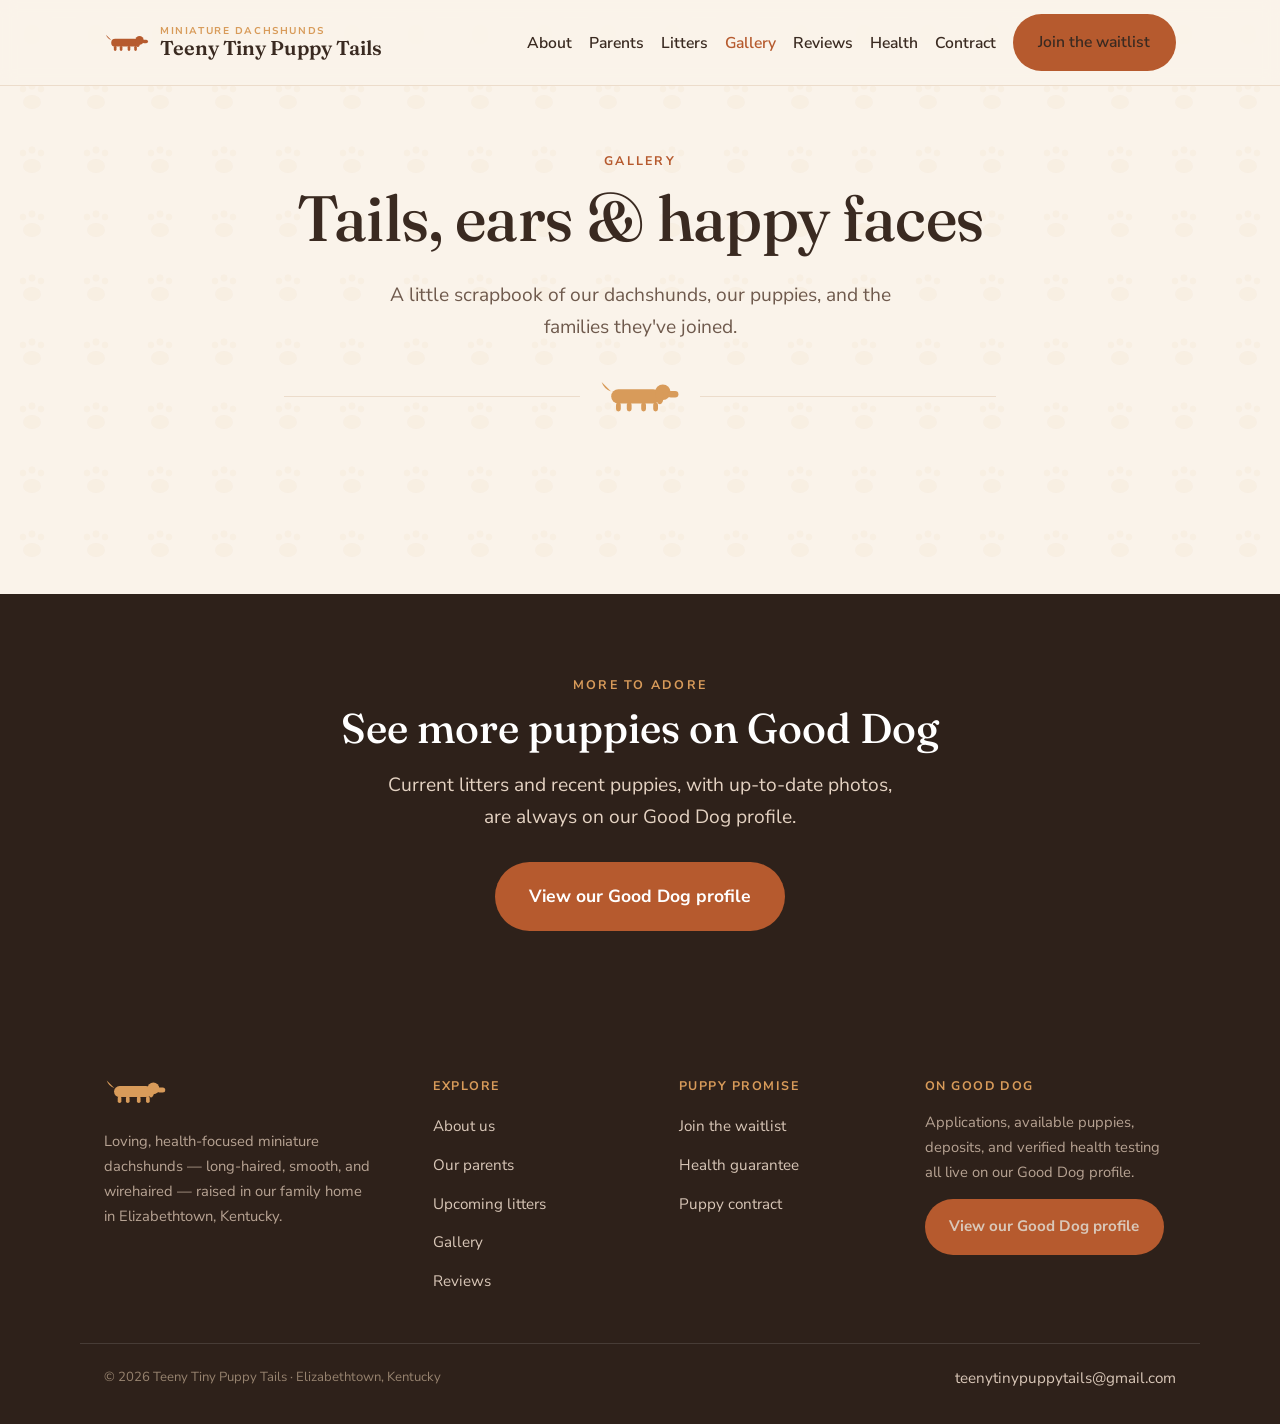
<file: gallery.html>
<!DOCTYPE html>
<html lang="en">
<head>
<meta charset="utf-8">
<meta name="viewport" content="width=device-width, initial-scale=1">
<title>Gallery | Teeny Tiny Puppy Tails</title>
<meta name="description" content="Photos of Teeny Tiny Puppy Tails miniature dachshund puppies, parents, and families.">
<link rel="preconnect" href="https://fonts.googleapis.com">
<link rel="preconnect" href="https://fonts.gstatic.com" crossorigin>
<link href="https://fonts.googleapis.com/css2?family=Fraunces:opsz,wght@9..144,400;9..144,500;9..144,600&family=Nunito+Sans:wght@400;600;700&display=swap" rel="stylesheet">
<link rel="stylesheet" href="styles.css">
</head>
<body>

<header class="site-header">
  <nav class="nav" aria-label="Main">
    <a class="brand" href="index.html">
      <svg viewBox="0 0 140 70" fill="currentColor" aria-hidden="true"><path d="M22 26 Q10 22 6 10 Q14 18 26 30 Z"/><rect x="22" y="22" width="82" height="24" rx="12"/><circle cx="108" cy="27" r="13"/><rect x="116" y="25" width="18" height="11" rx="5.5"/><ellipse cx="103" cy="34" rx="6.5" ry="13"/><rect x="30" y="44" width="8" height="15" rx="4"/><rect x="48" y="44" width="8" height="15" rx="4"/><rect x="72" y="44" width="8" height="15" rx="4"/><rect x="92" y="44" width="8" height="15" rx="4"/></svg>
      <span class="name"><span class="small">Miniature dachshunds</span>Teeny Tiny Puppy Tails</span>
    </a>
    <button class="nav-toggle" aria-label="Open menu" aria-expanded="false" onclick="var m=document.getElementById('menu');var o=m.classList.toggle('open');this.setAttribute('aria-expanded',o)">
      <svg viewBox="0 0 24 24" fill="none" stroke="currentColor" stroke-width="2" stroke-linecap="round"><path d="M3 6h18M3 12h18M3 18h18"/></svg>
    </button>
    <ul class="nav-links" id="menu">
      <li><a href="about.html">About</a></li>
      <li><a href="parents.html">Parents</a></li>
      <li><a href="litters.html">Litters</a></li>
      <li><a href="gallery.html" class="active">Gallery</a></li>
      <li><a href="testimonials.html">Reviews</a></li>
      <li><a href="health-guarantee.html">Health</a></li>
      <li><a href="contract.html">Contract</a></li>
      <li><a class="btn btn-primary" href="waitlist.html">Join the waitlist</a></li>
    </ul>
  </nav>
</header>

<main>
  <section class="page-hero">
    <div class="container">
      <p class="eyebrow">Gallery</p>
      <h1>Tails, ears &amp; happy faces</h1>
      <p class="lead">A little scrapbook of our dachshunds, our puppies, and the families they've joined.</p>
    </div>
  </section>
  <div class="divider" aria-hidden="true"><span class="line"></span><svg viewBox="0 0 140 70" fill="currentColor" aria-hidden="true"><path d="M22 26 Q10 22 6 10 Q14 18 26 30 Z"/><rect x="22" y="22" width="82" height="24" rx="12"/><circle cx="108" cy="27" r="13"/><rect x="116" y="25" width="18" height="11" rx="5.5"/><ellipse cx="103" cy="34" rx="6.5" ry="13"/><rect x="30" y="44" width="8" height="15" rx="4"/><rect x="48" y="44" width="8" height="15" rx="4"/><rect x="72" y="44" width="8" height="15" rx="4"/><rect x="92" y="44" width="8" height="15" rx="4"/></svg><span class="line"></span></div>
  <section class="section">
    <div class="container">
      <div class="photo-grid" id="gallery-grid"></div>
    </div>
  </section>
  <section class="band cta-band">
    <div class="container">
      <p class="eyebrow" style="color:var(--tan)">More to adore</p>
      <h2>See more puppies on Good Dog</h2>
      <p class="lead">Current litters and recent puppies, with up-to-date photos, are always on our Good Dog profile.</p>
      <a class="btn btn-primary btn-lg" href="https://www.gooddog.com/breeders/teeny-tiny-puppy-tails-kentucky" target="_blank" rel="noopener">View our Good Dog profile</a>
    </div>
  </section>
  <script src="data.js"></script>
  <script>
  (function(){
    var CLOUD='dkegzeyqe', TAG='gallery';
    var g=document.getElementById('gallery-grid'); if(!g) return;
    var D=window.SITE_DATA||{}; var all=[];
    (D.gallery||[]).forEach(function(p){ if(p) all.push(p); });
    (D.parents||[]).forEach(function(d){ (d.photos||[]).forEach(function(p){ all.push(p); }); });
    (D.reviews||[]).forEach(function(r){ if(r.photo) all.push(r.photo); });
    var seen={}, uniq=[]; all.forEach(function(u){ if(!seen[u]){ seen[u]=1; uniq.push(u); } });
    function imgTile(u){ return '<div class="tile" style="background-image:url(\''+u+'\')"></div>'; }
    g.innerHTML = uniq.map(imgTile).join('');
    var base='https://res.cloudinary.com/'+CLOUD;
    fetch(base+'/image/list/'+TAG+'.json').then(function(res){ return res.ok?res.json():{resources:[]}; }).then(function(d){
      var t=(d.resources||[]).map(function(r){ return imgTile(base+'/image/upload/f_auto,q_auto,w_900/'+r.public_id+'.'+r.format); }).join('');
      if(t) g.insertAdjacentHTML('afterbegin', t);
    }).catch(function(){});
    fetch(base+'/video/list/'+TAG+'.json').then(function(res){ return res.ok?res.json():{resources:[]}; }).then(function(d){
      var t=(d.resources||[]).map(function(r){
        var vid=base+'/video/upload/f_auto,q_auto/'+r.public_id+'.mp4';
        var pos=base+'/video/upload/so_0,f_auto,q_auto,w_900/'+r.public_id+'.jpg';
        return '<div class="tile" style="position:relative;overflow:hidden;padding:0"><video src="'+vid+'" poster="'+pos+'" controls preload="metadata" playsinline style="position:absolute;inset:0;width:100%;height:100%;object-fit:cover"></video></div>';
      }).join('');
      if(t) g.insertAdjacentHTML('afterbegin', t);
    }).catch(function(){});
  })();
  </script>

</main>

<footer class="site-footer">
  <div class="container footer-grid">
    <div class="footer-brand">
      <svg viewBox="0 0 140 70" fill="currentColor" aria-hidden="true"><path d="M22 26 Q10 22 6 10 Q14 18 26 30 Z"/><rect x="22" y="22" width="82" height="24" rx="12"/><circle cx="108" cy="27" r="13"/><rect x="116" y="25" width="18" height="11" rx="5.5"/><ellipse cx="103" cy="34" rx="6.5" ry="13"/><rect x="30" y="44" width="8" height="15" rx="4"/><rect x="48" y="44" width="8" height="15" rx="4"/><rect x="72" y="44" width="8" height="15" rx="4"/><rect x="92" y="44" width="8" height="15" rx="4"/></svg>
      <p>Loving, health-focused miniature dachshunds &mdash; long-haired, smooth, and wirehaired &mdash; raised in our family home in Elizabethtown, Kentucky.</p>
    </div>
    <div>
      <h4>Explore</h4>
      <ul>
        <li><a href="about.html">About us</a></li>
        <li><a href="parents.html">Our parents</a></li>
        <li><a href="litters.html">Upcoming litters</a></li>
        <li><a href="gallery.html">Gallery</a></li>
        <li><a href="testimonials.html">Reviews</a></li>
      </ul>
    </div>
    <div>
      <h4>Puppy promise</h4>
      <ul>
        <li><a href="waitlist.html">Join the waitlist</a></li>
        <li><a href="health-guarantee.html">Health guarantee</a></li>
        <li><a href="contract.html">Puppy contract</a></li>
      </ul>
    </div>
    <div>
      <h4>On Good Dog</h4>
      <p style="font-size:0.92rem;color:#B7A393;margin:0 0 14px">Applications, available puppies, deposits, and verified health testing all live on our Good Dog profile.</p>
      <a class="btn btn-primary" href="https://www.gooddog.com/breeders/teeny-tiny-puppy-tails-kentucky" target="_blank" rel="noopener">View our Good Dog profile</a>
    </div>
  </div>
  <div class="container footer-bottom">
    <span>&copy; 2026 Teeny Tiny Puppy Tails &middot; Elizabethtown, Kentucky</span>
    <span><a href="mailto:teenytinypuppytails@gmail.com">teenytinypuppytails@gmail.com</a></span>
  </div>
</footer>

</body>
</html>
</file>
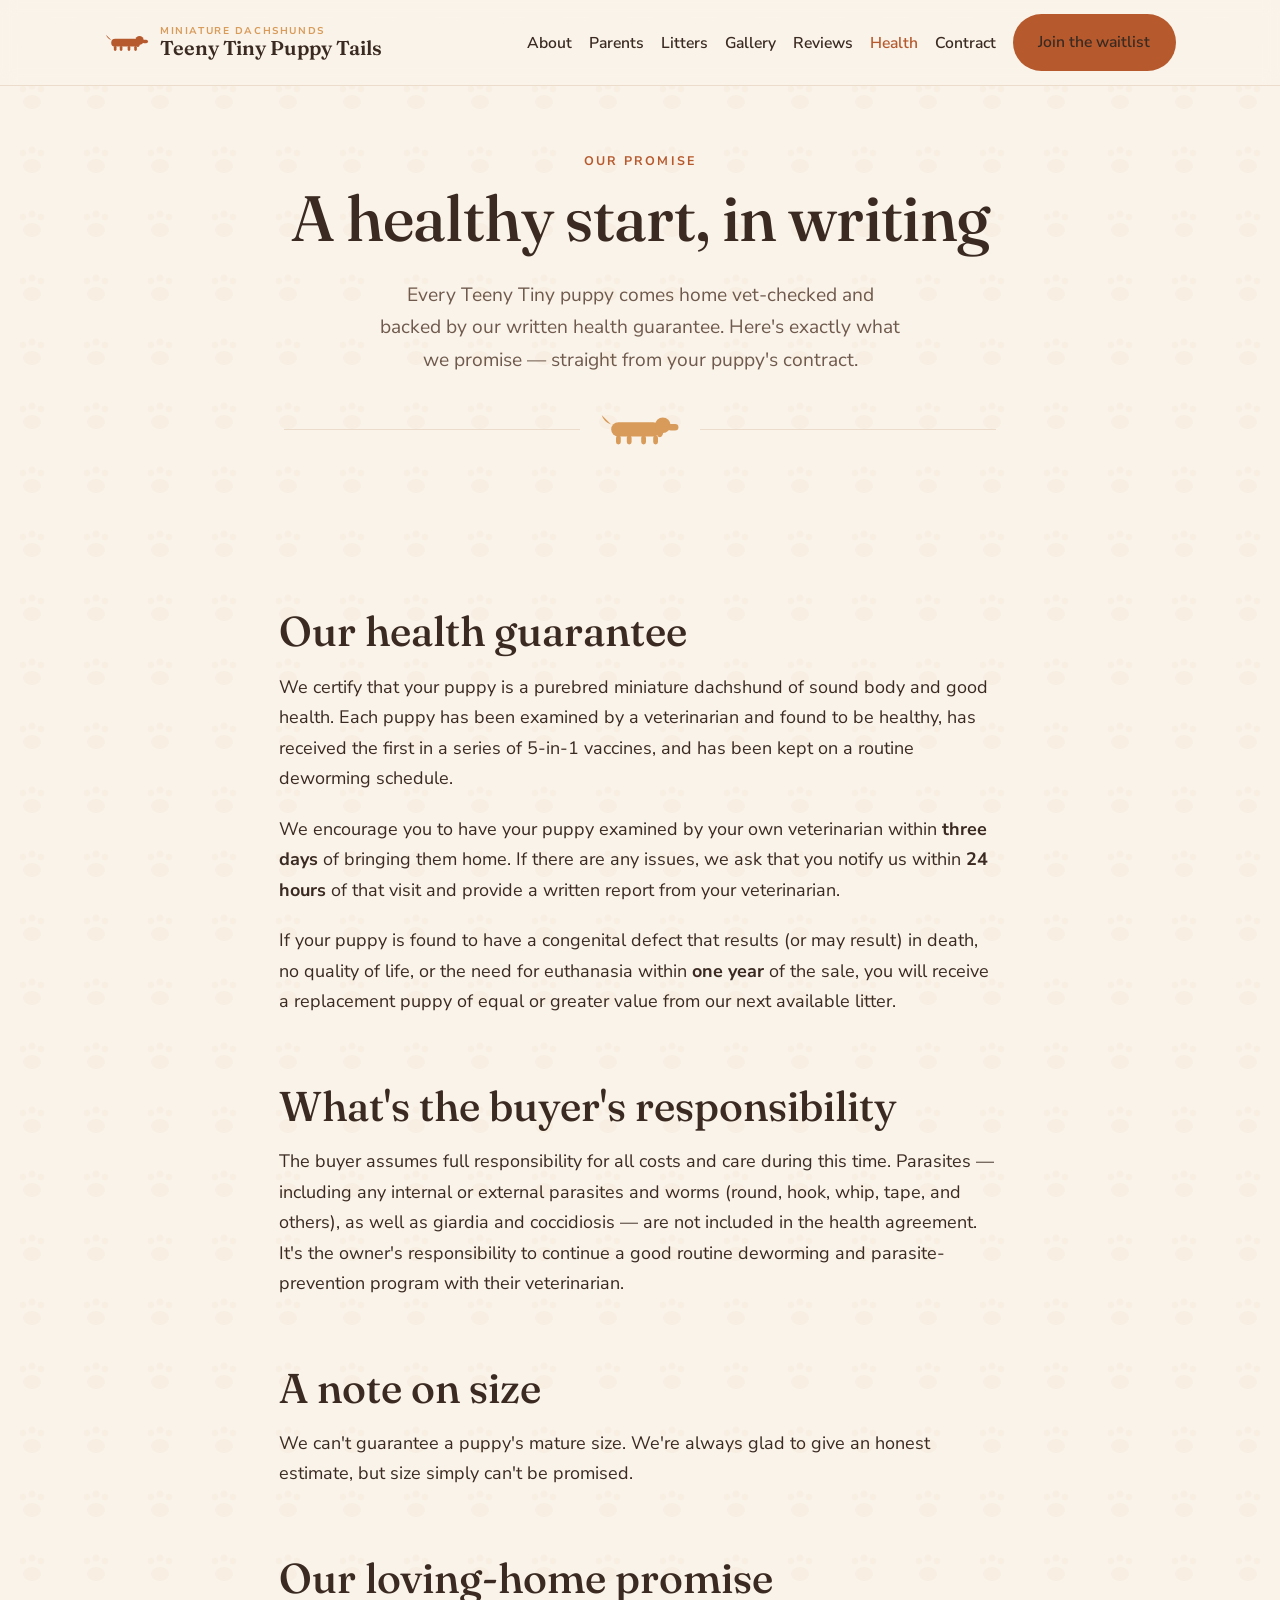
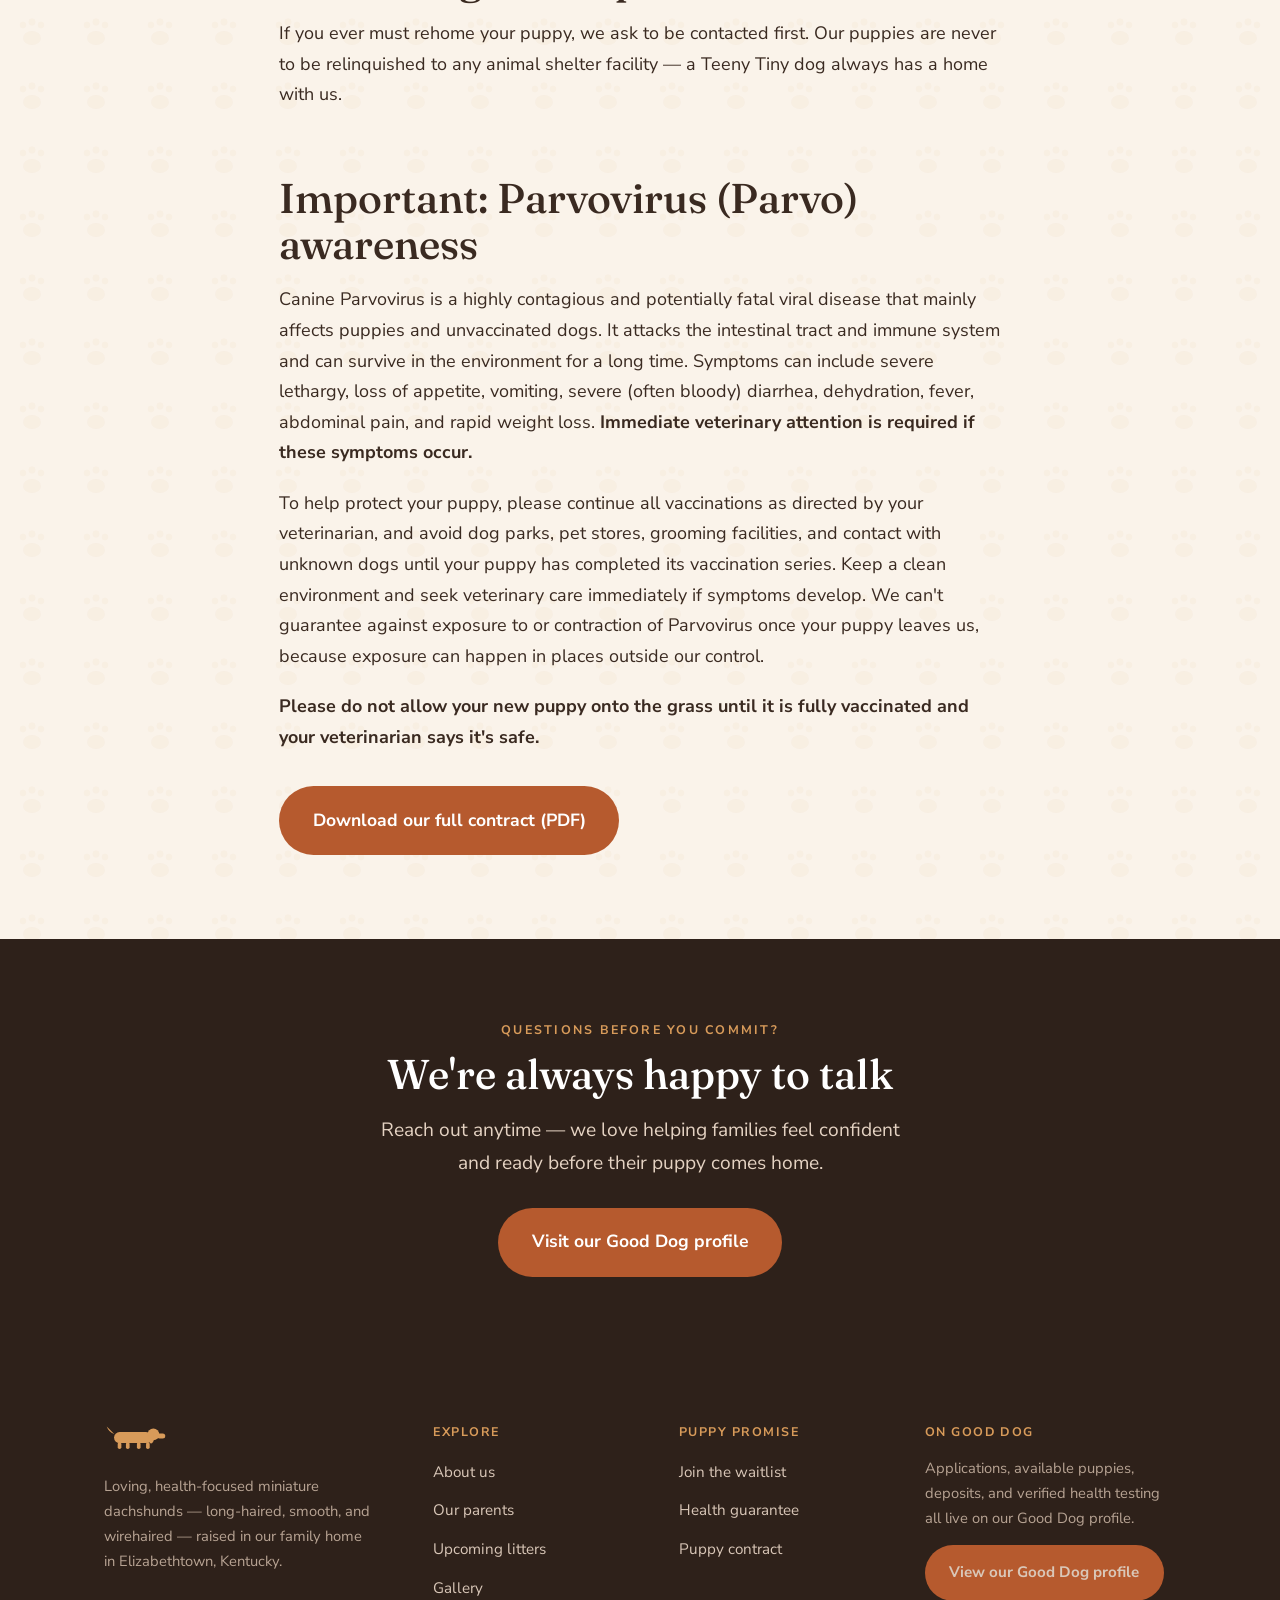
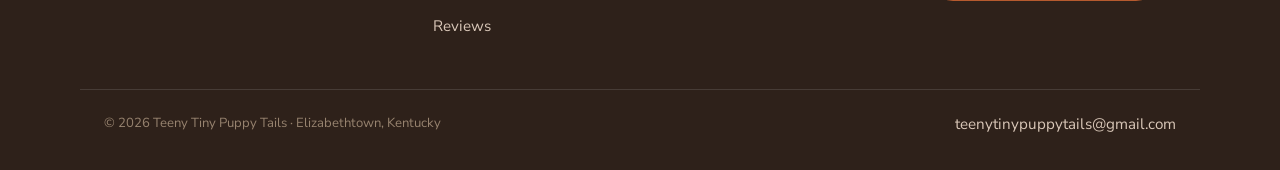
<file: health-guarantee.html>
<!DOCTYPE html>
<html lang="en">
<head>
<meta charset="utf-8">
<meta name="viewport" content="width=device-width, initial-scale=1">
<title>Health Guarantee | Teeny Tiny Puppy Tails</title>
<meta name="description" content="The written health guarantee for every Teeny Tiny Puppy Tails miniature dachshund puppy.">
<link rel="preconnect" href="https://fonts.googleapis.com">
<link rel="preconnect" href="https://fonts.gstatic.com" crossorigin>
<link href="https://fonts.googleapis.com/css2?family=Fraunces:opsz,wght@9..144,400;9..144,500;9..144,600&family=Nunito+Sans:wght@400;600;700&display=swap" rel="stylesheet">
<link rel="stylesheet" href="styles.css">
</head>
<body>

<header class="site-header">
  <nav class="nav" aria-label="Main">
    <a class="brand" href="index.html">
      <svg viewBox="0 0 140 70" fill="currentColor" aria-hidden="true"><path d="M22 26 Q10 22 6 10 Q14 18 26 30 Z"/><rect x="22" y="22" width="82" height="24" rx="12"/><circle cx="108" cy="27" r="13"/><rect x="116" y="25" width="18" height="11" rx="5.5"/><ellipse cx="103" cy="34" rx="6.5" ry="13"/><rect x="30" y="44" width="8" height="15" rx="4"/><rect x="48" y="44" width="8" height="15" rx="4"/><rect x="72" y="44" width="8" height="15" rx="4"/><rect x="92" y="44" width="8" height="15" rx="4"/></svg>
      <span class="name"><span class="small">Miniature dachshunds</span>Teeny Tiny Puppy Tails</span>
    </a>
    <button class="nav-toggle" aria-label="Open menu" aria-expanded="false" onclick="var m=document.getElementById('menu');var o=m.classList.toggle('open');this.setAttribute('aria-expanded',o)">
      <svg viewBox="0 0 24 24" fill="none" stroke="currentColor" stroke-width="2" stroke-linecap="round"><path d="M3 6h18M3 12h18M3 18h18"/></svg>
    </button>
    <ul class="nav-links" id="menu">
      <li><a href="about.html">About</a></li>
      <li><a href="parents.html">Parents</a></li>
      <li><a href="litters.html">Litters</a></li>
      <li><a href="gallery.html">Gallery</a></li>
      <li><a href="testimonials.html">Reviews</a></li>
      <li><a href="health-guarantee.html" class="active">Health</a></li>
      <li><a href="contract.html">Contract</a></li>
      <li><a class="btn btn-primary" href="waitlist.html">Join the waitlist</a></li>
    </ul>
  </nav>
</header>

<main>
  <section class="page-hero">
    <div class="container">
      <p class="eyebrow">Our promise</p>
      <h1>A healthy start, in writing</h1>
      <p class="lead">Every Teeny Tiny puppy comes home vet-checked and backed by our written health guarantee. Here's exactly what we promise &mdash; straight from your puppy's contract.</p>
    </div>
  </section>
  <div class="divider" aria-hidden="true"><span class="line"></span><svg viewBox="0 0 140 70" fill="currentColor" aria-hidden="true"><path d="M22 26 Q10 22 6 10 Q14 18 26 30 Z"/><rect x="22" y="22" width="82" height="24" rx="12"/><circle cx="108" cy="27" r="13"/><rect x="116" y="25" width="18" height="11" rx="5.5"/><ellipse cx="103" cy="34" rx="6.5" ry="13"/><rect x="30" y="44" width="8" height="15" rx="4"/><rect x="48" y="44" width="8" height="15" rx="4"/><rect x="72" y="44" width="8" height="15" rx="4"/><rect x="92" y="44" width="8" height="15" rx="4"/></svg><span class="line"></span></div>
  <section class="section">
    <div class="container prose">
      <h2>Our health guarantee</h2>
      <p>We certify that your puppy is a purebred miniature dachshund of sound body and good health. Each puppy has been examined by a veterinarian and found to be healthy, has received the first in a series of 5-in-1 vaccines, and has been kept on a routine deworming schedule.</p>
      <p>We encourage you to have your puppy examined by your own veterinarian within <strong>three days</strong> of bringing them home. If there are any issues, we ask that you notify us within <strong>24 hours</strong> of that visit and provide a written report from your veterinarian.</p>
      <p>If your puppy is found to have a congenital defect that results (or may result) in death, no quality of life, or the need for euthanasia within <strong>one year</strong> of the sale, you will receive a replacement puppy of equal or greater value from our next available litter.</p>

      <h2>What's the buyer's responsibility</h2>
      <p>The buyer assumes full responsibility for all costs and care during this time. Parasites &mdash; including any internal or external parasites and worms (round, hook, whip, tape, and others), as well as giardia and coccidiosis &mdash; are not included in the health agreement. It's the owner's responsibility to continue a good routine deworming and parasite-prevention program with their veterinarian.</p>

      <h2>A note on size</h2>
      <p>We can't guarantee a puppy's mature size. We're always glad to give an honest estimate, but size simply can't be promised.</p>

      <h2>Our loving-home promise</h2>
      <p>If you ever must rehome your puppy, we ask to be contacted first. Our puppies are never to be relinquished to any animal shelter facility &mdash; a Teeny Tiny dog always has a home with us.</p>

      <h2>Important: Parvovirus (Parvo) awareness</h2>
      <p>Canine Parvovirus is a highly contagious and potentially fatal viral disease that mainly affects puppies and unvaccinated dogs. It attacks the intestinal tract and immune system and can survive in the environment for a long time. Symptoms can include severe lethargy, loss of appetite, vomiting, severe (often bloody) diarrhea, dehydration, fever, abdominal pain, and rapid weight loss. <strong>Immediate veterinary attention is required if these symptoms occur.</strong></p>
      <p>To help protect your puppy, please continue all vaccinations as directed by your veterinarian, and avoid dog parks, pet stores, grooming facilities, and contact with unknown dogs until your puppy has completed its vaccination series. Keep a clean environment and seek veterinary care immediately if symptoms develop. We can't guarantee against exposure to or contraction of Parvovirus once your puppy leaves us, because exposure can happen in places outside our control.</p>
      <p><strong>Please do not allow your new puppy onto the grass until it is fully vaccinated and your veterinarian says it's safe.</strong></p>

      <div style="margin-top:34px">
        <a class="btn btn-primary btn-lg" href="teeny-tiny-puppy-tails-contract.pdf" target="_blank" rel="noopener">Download our full contract (PDF)</a>
      </div>
    </div>
  </section>
  <section class="band cta-band">
    <div class="container">
      <p class="eyebrow" style="color:var(--tan)">Questions before you commit?</p>
      <h2>We're always happy to talk</h2>
      <p class="lead">Reach out anytime &mdash; we love helping families feel confident and ready before their puppy comes home.</p>
      <a class="btn btn-primary btn-lg" href="https://www.gooddog.com/breeders/teeny-tiny-puppy-tails-kentucky" target="_blank" rel="noopener">Visit our Good Dog profile</a>
    </div>
  </section>
</main>

<footer class="site-footer">
  <div class="container footer-grid">
    <div class="footer-brand">
      <svg viewBox="0 0 140 70" fill="currentColor" aria-hidden="true"><path d="M22 26 Q10 22 6 10 Q14 18 26 30 Z"/><rect x="22" y="22" width="82" height="24" rx="12"/><circle cx="108" cy="27" r="13"/><rect x="116" y="25" width="18" height="11" rx="5.5"/><ellipse cx="103" cy="34" rx="6.5" ry="13"/><rect x="30" y="44" width="8" height="15" rx="4"/><rect x="48" y="44" width="8" height="15" rx="4"/><rect x="72" y="44" width="8" height="15" rx="4"/><rect x="92" y="44" width="8" height="15" rx="4"/></svg>
      <p>Loving, health-focused miniature dachshunds &mdash; long-haired, smooth, and wirehaired &mdash; raised in our family home in Elizabethtown, Kentucky.</p>
    </div>
    <div>
      <h4>Explore</h4>
      <ul>
        <li><a href="about.html">About us</a></li>
        <li><a href="parents.html">Our parents</a></li>
        <li><a href="litters.html">Upcoming litters</a></li>
        <li><a href="gallery.html">Gallery</a></li>
        <li><a href="testimonials.html">Reviews</a></li>
      </ul>
    </div>
    <div>
      <h4>Puppy promise</h4>
      <ul>
        <li><a href="waitlist.html">Join the waitlist</a></li>
        <li><a href="health-guarantee.html">Health guarantee</a></li>
        <li><a href="contract.html">Puppy contract</a></li>
      </ul>
    </div>
    <div>
      <h4>On Good Dog</h4>
      <p style="font-size:0.92rem;color:#B7A393;margin:0 0 14px">Applications, available puppies, deposits, and verified health testing all live on our Good Dog profile.</p>
      <a class="btn btn-primary" href="https://www.gooddog.com/breeders/teeny-tiny-puppy-tails-kentucky" target="_blank" rel="noopener">View our Good Dog profile</a>
    </div>
  </div>
  <div class="container footer-bottom">
    <span>&copy; 2026 Teeny Tiny Puppy Tails &middot; Elizabethtown, Kentucky</span>
    <span><a href="mailto:teenytinypuppytails@gmail.com">teenytinypuppytails@gmail.com</a></span>
  </div>
</footer>

</body>
</html>
</file>
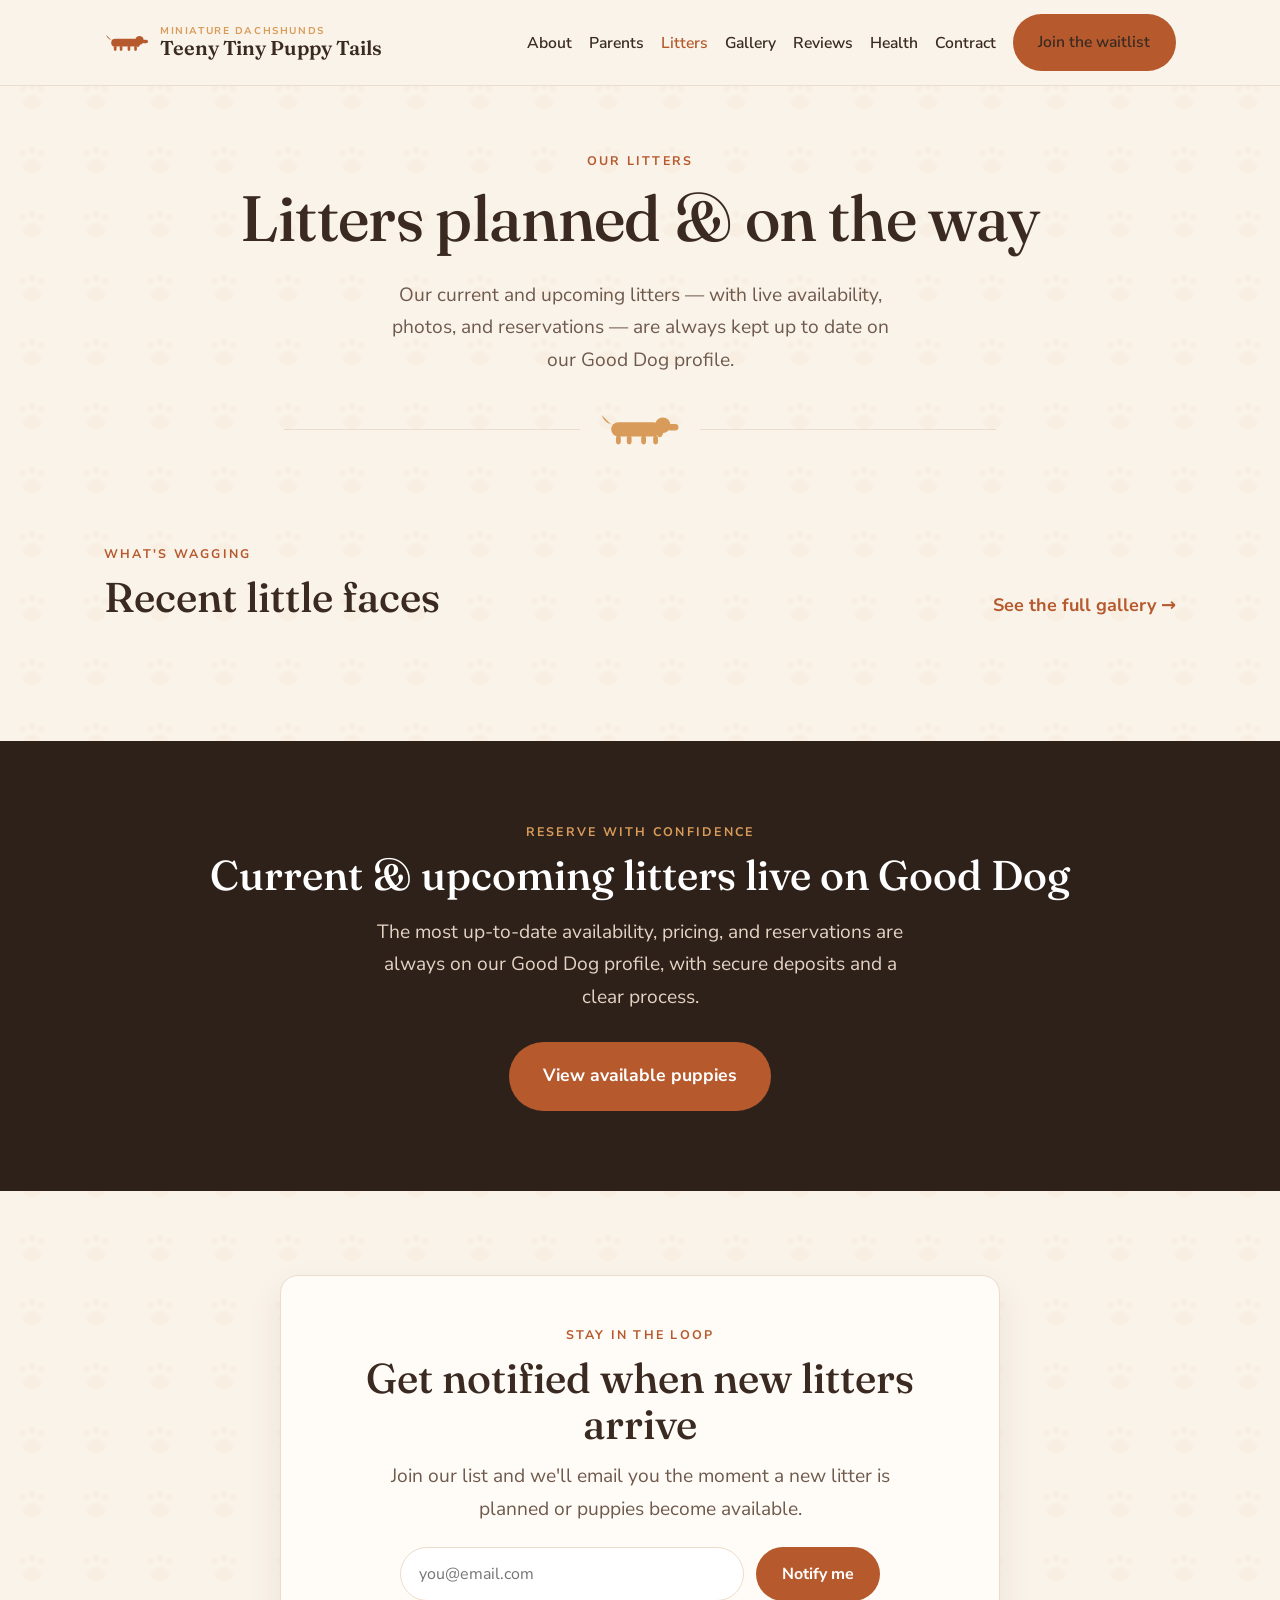
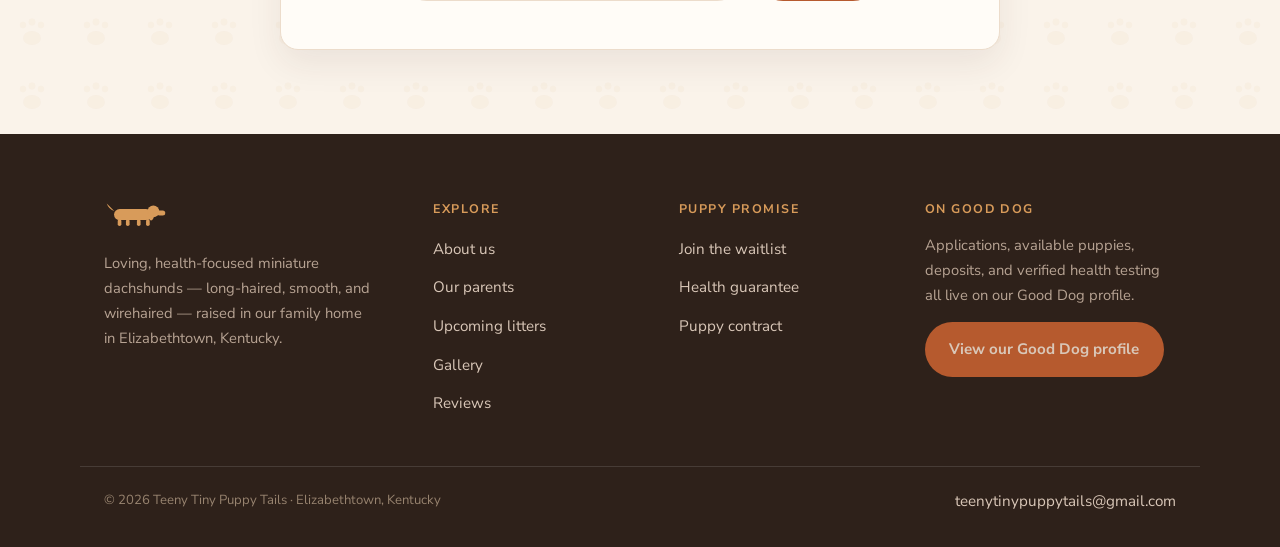
<file: litters.html>
<!DOCTYPE html>
<html lang="en">
<head>
<meta charset="utf-8">
<meta name="viewport" content="width=device-width, initial-scale=1">
<title>Upcoming Litters | Teeny Tiny Puppy Tails</title>
<meta name="description" content="Planned and upcoming miniature dachshund litters at Teeny Tiny Puppy Tails. Reserve through Good Dog.">
<link rel="preconnect" href="https://fonts.googleapis.com">
<link rel="preconnect" href="https://fonts.gstatic.com" crossorigin>
<link href="https://fonts.googleapis.com/css2?family=Fraunces:opsz,wght@9..144,400;9..144,500;9..144,600&family=Nunito+Sans:wght@400;600;700&display=swap" rel="stylesheet">
<link rel="stylesheet" href="styles.css">
</head>
<body>

<header class="site-header">
  <nav class="nav" aria-label="Main">
    <a class="brand" href="index.html">
      <svg viewBox="0 0 140 70" fill="currentColor" aria-hidden="true"><path d="M22 26 Q10 22 6 10 Q14 18 26 30 Z"/><rect x="22" y="22" width="82" height="24" rx="12"/><circle cx="108" cy="27" r="13"/><rect x="116" y="25" width="18" height="11" rx="5.5"/><ellipse cx="103" cy="34" rx="6.5" ry="13"/><rect x="30" y="44" width="8" height="15" rx="4"/><rect x="48" y="44" width="8" height="15" rx="4"/><rect x="72" y="44" width="8" height="15" rx="4"/><rect x="92" y="44" width="8" height="15" rx="4"/></svg>
      <span class="name"><span class="small">Miniature dachshunds</span>Teeny Tiny Puppy Tails</span>
    </a>
    <button class="nav-toggle" aria-label="Open menu" aria-expanded="false" onclick="var m=document.getElementById('menu');var o=m.classList.toggle('open');this.setAttribute('aria-expanded',o)">
      <svg viewBox="0 0 24 24" fill="none" stroke="currentColor" stroke-width="2" stroke-linecap="round"><path d="M3 6h18M3 12h18M3 18h18"/></svg>
    </button>
    <ul class="nav-links" id="menu">
      <li><a href="about.html">About</a></li>
      <li><a href="parents.html">Parents</a></li>
      <li><a href="litters.html" class="active">Litters</a></li>
      <li><a href="gallery.html">Gallery</a></li>
      <li><a href="testimonials.html">Reviews</a></li>
      <li><a href="health-guarantee.html">Health</a></li>
      <li><a href="contract.html">Contract</a></li>
      <li><a class="btn btn-primary" href="waitlist.html">Join the waitlist</a></li>
    </ul>
  </nav>
</header>

<main>
  <section class="page-hero">
    <div class="container">
      <p class="eyebrow">Our litters</p>
      <h1>Litters planned &amp; on the way</h1>
      <p class="lead">Our current and upcoming litters &mdash; with live availability, photos, and reservations &mdash; are always kept up to date on our Good Dog profile.</p>
    </div>
  </section>
  <div class="divider" aria-hidden="true"><span class="line"></span><svg viewBox="0 0 140 70" fill="currentColor" aria-hidden="true"><path d="M22 26 Q10 22 6 10 Q14 18 26 30 Z"/><rect x="22" y="22" width="82" height="24" rx="12"/><circle cx="108" cy="27" r="13"/><rect x="116" y="25" width="18" height="11" rx="5.5"/><ellipse cx="103" cy="34" rx="6.5" ry="13"/><rect x="30" y="44" width="8" height="15" rx="4"/><rect x="48" y="44" width="8" height="15" rx="4"/><rect x="72" y="44" width="8" height="15" rx="4"/><rect x="92" y="44" width="8" height="15" rx="4"/></svg><span class="line"></span></div>
  <section class="section">
    <div class="container">
      <div class="head-row">
        <div><p class="eyebrow">What's wagging</p><h2>Recent little faces</h2></div>
        <a class="link" href="gallery.html">See the full gallery &rarr;</a>
      </div>
      <div class="photo-grid" id="litter-photos"></div>
    </div>
  </section>
  <section class="band cta-band">
    <div class="container">
      <p class="eyebrow" style="color:var(--tan)">Reserve with confidence</p>
      <h2>Current &amp; upcoming litters live on Good Dog</h2>
      <p class="lead">The most up-to-date availability, pricing, and reservations are always on our Good Dog profile, with secure deposits and a clear process.</p>
      <a class="btn btn-primary btn-lg" href="https://www.gooddog.com/breeders/teeny-tiny-puppy-tails-kentucky" target="_blank" rel="noopener">View available puppies</a>
    </div>
  </section>
  <section class="section">
    <div class="container">
      <div class="subscribe-box">
        <p class="eyebrow">Stay in the loop</p>
        <h2>Get notified when new litters arrive</h2>
        <p class="lead" style="margin:0 auto 22px">Join our list and we'll email you the moment a new litter is planned or puppies become available.</p>
        <form name="subscribe" method="POST" data-netlify="true" netlify-honeypot="bot-field" action="/thank-you" class="subscribe-form">
          <input type="hidden" name="form-name" value="subscribe">
          <p class="hp"><label>Leave empty: <input name="bot-field"></label></p>
          <input name="email" type="email" required placeholder="you@email.com" aria-label="Your email">
          <button class="btn btn-primary" type="submit">Notify me</button>
        </form>
      </div>
    </div>
  </section>

  <script src="data.js"></script>
  <script>
  (function(){
    var D=window.SITE_DATA||{}; var all=[];
    (D.parents||[]).forEach(function(d){ (d.photos||[]).forEach(function(p){ all.push(p); }); });
    var pick=[], step=Math.max(1, Math.floor(all.length/6));
    for(var i=0;i<all.length && pick.length<6;i+=step){ pick.push(all[i]); }
    var g=document.getElementById('litter-photos');
    if(g) g.innerHTML = pick.map(function(u){ return '<div class="tile" style="background-image:url(\''+u+'\')"></div>'; }).join('');
  })();
  </script>

</main>

<footer class="site-footer">
  <div class="container footer-grid">
    <div class="footer-brand">
      <svg viewBox="0 0 140 70" fill="currentColor" aria-hidden="true"><path d="M22 26 Q10 22 6 10 Q14 18 26 30 Z"/><rect x="22" y="22" width="82" height="24" rx="12"/><circle cx="108" cy="27" r="13"/><rect x="116" y="25" width="18" height="11" rx="5.5"/><ellipse cx="103" cy="34" rx="6.5" ry="13"/><rect x="30" y="44" width="8" height="15" rx="4"/><rect x="48" y="44" width="8" height="15" rx="4"/><rect x="72" y="44" width="8" height="15" rx="4"/><rect x="92" y="44" width="8" height="15" rx="4"/></svg>
      <p>Loving, health-focused miniature dachshunds &mdash; long-haired, smooth, and wirehaired &mdash; raised in our family home in Elizabethtown, Kentucky.</p>
    </div>
    <div>
      <h4>Explore</h4>
      <ul>
        <li><a href="about.html">About us</a></li>
        <li><a href="parents.html">Our parents</a></li>
        <li><a href="litters.html">Upcoming litters</a></li>
        <li><a href="gallery.html">Gallery</a></li>
        <li><a href="testimonials.html">Reviews</a></li>
      </ul>
    </div>
    <div>
      <h4>Puppy promise</h4>
      <ul>
        <li><a href="waitlist.html">Join the waitlist</a></li>
        <li><a href="health-guarantee.html">Health guarantee</a></li>
        <li><a href="contract.html">Puppy contract</a></li>
      </ul>
    </div>
    <div>
      <h4>On Good Dog</h4>
      <p style="font-size:0.92rem;color:#B7A393;margin:0 0 14px">Applications, available puppies, deposits, and verified health testing all live on our Good Dog profile.</p>
      <a class="btn btn-primary" href="https://www.gooddog.com/breeders/teeny-tiny-puppy-tails-kentucky" target="_blank" rel="noopener">View our Good Dog profile</a>
    </div>
  </div>
  <div class="container footer-bottom">
    <span>&copy; 2026 Teeny Tiny Puppy Tails &middot; Elizabethtown, Kentucky</span>
    <span><a href="mailto:teenytinypuppytails@gmail.com">teenytinypuppytails@gmail.com</a></span>
  </div>
</footer>

</body>
</html>
</file>
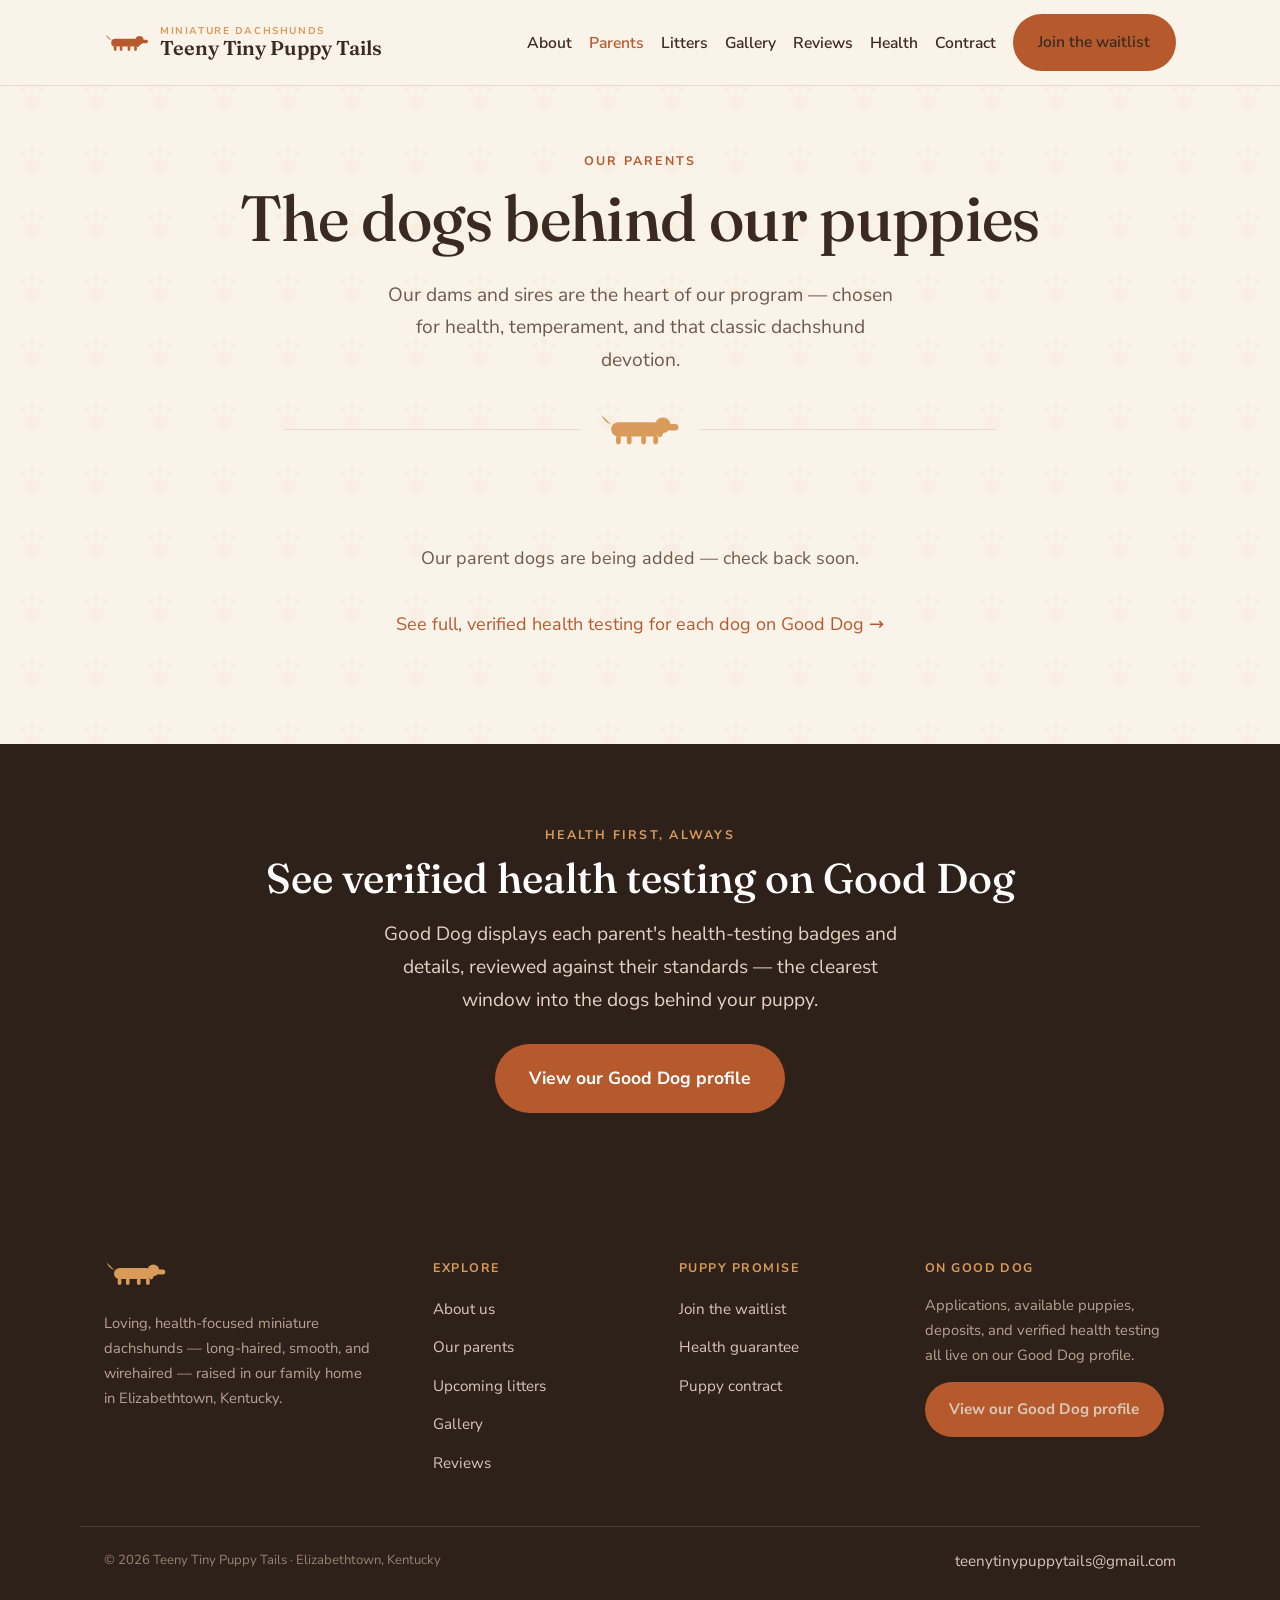
<file: parents.html>
<!DOCTYPE html>
<html lang="en">
<head>
<meta charset="utf-8">
<meta name="viewport" content="width=device-width, initial-scale=1">
<title>Our Parents | Teeny Tiny Puppy Tails</title>
<meta name="description" content="Meet the health-tested dams and sires behind Teeny Tiny Puppy Tails miniature dachshunds.">
<link rel="preconnect" href="https://fonts.googleapis.com">
<link rel="preconnect" href="https://fonts.gstatic.com" crossorigin>
<link href="https://fonts.googleapis.com/css2?family=Fraunces:opsz,wght@9..144,400;9..144,500;9..144,600&family=Nunito+Sans:wght@400;600;700&display=swap" rel="stylesheet">
<link rel="stylesheet" href="styles.css">
</head>
<body>

<header class="site-header">
  <nav class="nav" aria-label="Main">
    <a class="brand" href="index.html">
      <svg viewBox="0 0 140 70" fill="currentColor" aria-hidden="true"><path d="M22 26 Q10 22 6 10 Q14 18 26 30 Z"/><rect x="22" y="22" width="82" height="24" rx="12"/><circle cx="108" cy="27" r="13"/><rect x="116" y="25" width="18" height="11" rx="5.5"/><ellipse cx="103" cy="34" rx="6.5" ry="13"/><rect x="30" y="44" width="8" height="15" rx="4"/><rect x="48" y="44" width="8" height="15" rx="4"/><rect x="72" y="44" width="8" height="15" rx="4"/><rect x="92" y="44" width="8" height="15" rx="4"/></svg>
      <span class="name"><span class="small">Miniature dachshunds</span>Teeny Tiny Puppy Tails</span>
    </a>
    <button class="nav-toggle" aria-label="Open menu" aria-expanded="false" onclick="var m=document.getElementById('menu');var o=m.classList.toggle('open');this.setAttribute('aria-expanded',o)">
      <svg viewBox="0 0 24 24" fill="none" stroke="currentColor" stroke-width="2" stroke-linecap="round"><path d="M3 6h18M3 12h18M3 18h18"/></svg>
    </button>
    <ul class="nav-links" id="menu">
      <li><a href="about.html">About</a></li>
      <li><a href="parents.html" class="active">Parents</a></li>
      <li><a href="litters.html">Litters</a></li>
      <li><a href="gallery.html">Gallery</a></li>
      <li><a href="testimonials.html">Reviews</a></li>
      <li><a href="health-guarantee.html">Health</a></li>
      <li><a href="contract.html">Contract</a></li>
      <li><a class="btn btn-primary" href="waitlist.html">Join the waitlist</a></li>
    </ul>
  </nav>
</header>

<main>
  <section class="page-hero">
    <div class="container">
      <p class="eyebrow">Our parents</p>
      <h1>The dogs behind our puppies</h1>
      <p class="lead">Our dams and sires are the heart of our program &mdash; chosen for health, temperament, and that classic dachshund devotion.</p>
    </div>
  </section>
  <div class="divider" aria-hidden="true"><span class="line"></span><svg viewBox="0 0 140 70" fill="currentColor" aria-hidden="true"><path d="M22 26 Q10 22 6 10 Q14 18 26 30 Z"/><rect x="22" y="22" width="82" height="24" rx="12"/><circle cx="108" cy="27" r="13"/><rect x="116" y="25" width="18" height="11" rx="5.5"/><ellipse cx="103" cy="34" rx="6.5" ry="13"/><rect x="30" y="44" width="8" height="15" rx="4"/><rect x="48" y="44" width="8" height="15" rx="4"/><rect x="72" y="44" width="8" height="15" rx="4"/><rect x="92" y="44" width="8" height="15" rx="4"/></svg><span class="line"></span></div>
  <section class="section">
    <div class="container">
      <div id="parents-grid" class="grid grid-3"></div>
      <p id="parents-empty" class="muted center" style="display:none">Our parent dogs are being added &mdash; check back soon.</p>
      <p class="muted center" style="margin-top:36px"><a href="https://www.gooddog.com/breeders/teeny-tiny-puppy-tails-kentucky" target="_blank" rel="noopener">See full, verified health testing for each dog on Good Dog &rarr;</a></p>
    </div>
  </section>

  <script src="data.js"></script>
  <script>
  (function(){
    var data = (window.SITE_DATA && window.SITE_DATA.parents) || [];
    var grid = document.getElementById('parents-grid');
    var empty = document.getElementById('parents-empty');
    if(!data.length){ if(empty) empty.style.display='block'; return; }
    grid.innerHTML = data.map(function(d){
      var cover = (d.photos && d.photos[0]) ? d.photos[0] : '';
      var photoEl = '<div class="card-photo" style="background-image:url(\''+cover+'\')"></div>';
      var coatPart = d.coat ? ' &middot; '+d.coat : '';
      var sub = [d.color, d.reg].filter(Boolean).join(' &middot; ');
      return '<article class="card">'+photoEl+
        '<div class="card-body">'+
        '<span class="tag">'+d.role+coatPart+'</span>'+
        '<h3>'+d.name+'</h3>'+
        (sub ? '<p class="muted" style="margin-bottom:.45em;font-weight:700">'+sub+'</p>' : '')+
        (d.description ? '<p>'+d.description+'</p>' : '')+
      '</div></article>';
    }).join('');
  })();
  </script>
  <section class="band cta-band">
    <div class="container">
      <p class="eyebrow" style="color:var(--tan)">Health first, always</p>
      <h2>See verified health testing on Good Dog</h2>
      <p class="lead">Good Dog displays each parent's health-testing badges and details, reviewed against their standards &mdash; the clearest window into the dogs behind your puppy.</p>
      <a class="btn btn-primary btn-lg" href="https://www.gooddog.com/breeders/teeny-tiny-puppy-tails-kentucky" target="_blank" rel="noopener">View our Good Dog profile</a>
    </div>
  </section>
</main>

<footer class="site-footer">
  <div class="container footer-grid">
    <div class="footer-brand">
      <svg viewBox="0 0 140 70" fill="currentColor" aria-hidden="true"><path d="M22 26 Q10 22 6 10 Q14 18 26 30 Z"/><rect x="22" y="22" width="82" height="24" rx="12"/><circle cx="108" cy="27" r="13"/><rect x="116" y="25" width="18" height="11" rx="5.5"/><ellipse cx="103" cy="34" rx="6.5" ry="13"/><rect x="30" y="44" width="8" height="15" rx="4"/><rect x="48" y="44" width="8" height="15" rx="4"/><rect x="72" y="44" width="8" height="15" rx="4"/><rect x="92" y="44" width="8" height="15" rx="4"/></svg>
      <p>Loving, health-focused miniature dachshunds &mdash; long-haired, smooth, and wirehaired &mdash; raised in our family home in Elizabethtown, Kentucky.</p>
    </div>
    <div>
      <h4>Explore</h4>
      <ul>
        <li><a href="about.html">About us</a></li>
        <li><a href="parents.html">Our parents</a></li>
        <li><a href="litters.html">Upcoming litters</a></li>
        <li><a href="gallery.html">Gallery</a></li>
        <li><a href="testimonials.html">Reviews</a></li>
      </ul>
    </div>
    <div>
      <h4>Puppy promise</h4>
      <ul>
        <li><a href="waitlist.html">Join the waitlist</a></li>
        <li><a href="health-guarantee.html">Health guarantee</a></li>
        <li><a href="contract.html">Puppy contract</a></li>
      </ul>
    </div>
    <div>
      <h4>On Good Dog</h4>
      <p style="font-size:0.92rem;color:#B7A393;margin:0 0 14px">Applications, available puppies, deposits, and verified health testing all live on our Good Dog profile.</p>
      <a class="btn btn-primary" href="https://www.gooddog.com/breeders/teeny-tiny-puppy-tails-kentucky" target="_blank" rel="noopener">View our Good Dog profile</a>
    </div>
  </div>
  <div class="container footer-bottom">
    <span>&copy; 2026 Teeny Tiny Puppy Tails &middot; Elizabethtown, Kentucky</span>
    <span><a href="mailto:teenytinypuppytails@gmail.com">teenytinypuppytails@gmail.com</a></span>
  </div>
</footer>

</body>
</html>
</file>
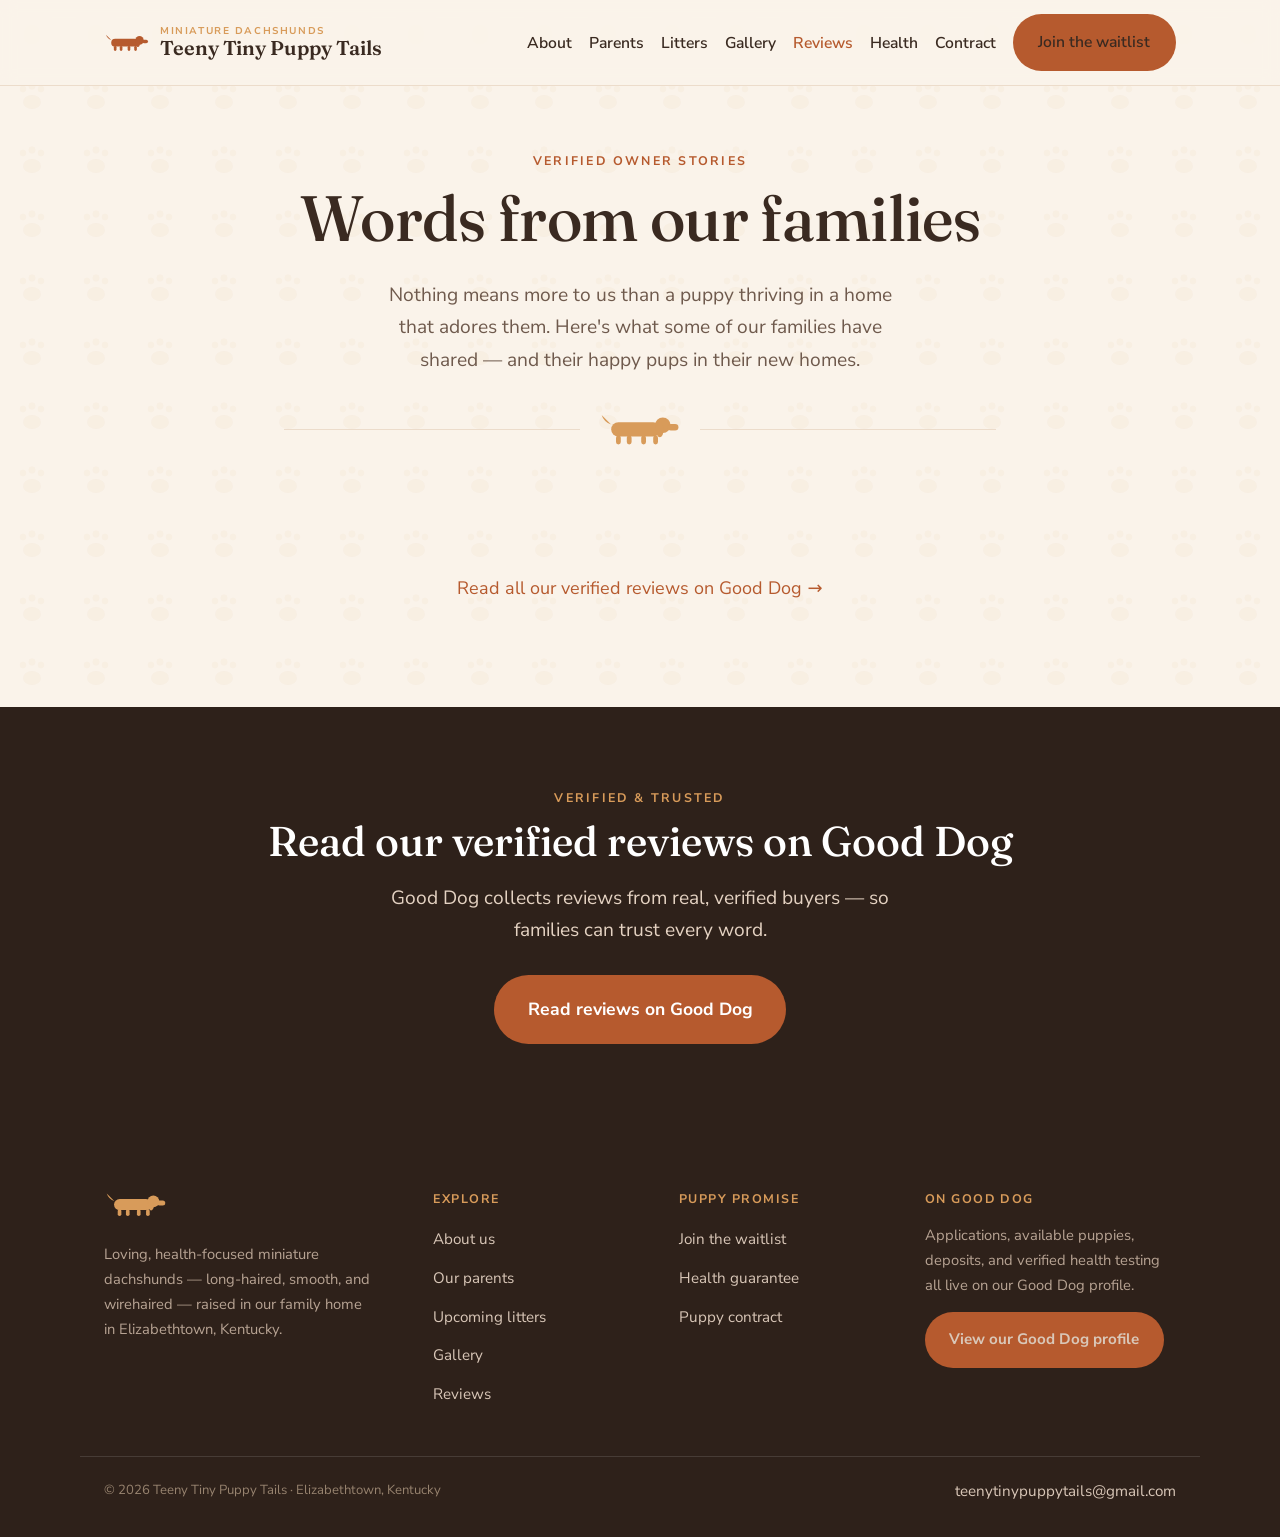
<file: testimonials.html>
<!DOCTYPE html>
<html lang="en">
<head>
<meta charset="utf-8">
<meta name="viewport" content="width=device-width, initial-scale=1">
<title>Reviews | Teeny Tiny Puppy Tails</title>
<meta name="description" content="Reviews from families who welcomed a Teeny Tiny Puppy Tails miniature dachshund.">
<link rel="preconnect" href="https://fonts.googleapis.com">
<link rel="preconnect" href="https://fonts.gstatic.com" crossorigin>
<link href="https://fonts.googleapis.com/css2?family=Fraunces:opsz,wght@9..144,400;9..144,500;9..144,600&family=Nunito+Sans:wght@400;600;700&display=swap" rel="stylesheet">
<link rel="stylesheet" href="styles.css">
</head>
<body>

<header class="site-header">
  <nav class="nav" aria-label="Main">
    <a class="brand" href="index.html">
      <svg viewBox="0 0 140 70" fill="currentColor" aria-hidden="true"><path d="M22 26 Q10 22 6 10 Q14 18 26 30 Z"/><rect x="22" y="22" width="82" height="24" rx="12"/><circle cx="108" cy="27" r="13"/><rect x="116" y="25" width="18" height="11" rx="5.5"/><ellipse cx="103" cy="34" rx="6.5" ry="13"/><rect x="30" y="44" width="8" height="15" rx="4"/><rect x="48" y="44" width="8" height="15" rx="4"/><rect x="72" y="44" width="8" height="15" rx="4"/><rect x="92" y="44" width="8" height="15" rx="4"/></svg>
      <span class="name"><span class="small">Miniature dachshunds</span>Teeny Tiny Puppy Tails</span>
    </a>
    <button class="nav-toggle" aria-label="Open menu" aria-expanded="false" onclick="var m=document.getElementById('menu');var o=m.classList.toggle('open');this.setAttribute('aria-expanded',o)">
      <svg viewBox="0 0 24 24" fill="none" stroke="currentColor" stroke-width="2" stroke-linecap="round"><path d="M3 6h18M3 12h18M3 18h18"/></svg>
    </button>
    <ul class="nav-links" id="menu">
      <li><a href="about.html">About</a></li>
      <li><a href="parents.html">Parents</a></li>
      <li><a href="litters.html">Litters</a></li>
      <li><a href="gallery.html">Gallery</a></li>
      <li><a href="testimonials.html" class="active">Reviews</a></li>
      <li><a href="health-guarantee.html">Health</a></li>
      <li><a href="contract.html">Contract</a></li>
      <li><a class="btn btn-primary" href="waitlist.html">Join the waitlist</a></li>
    </ul>
  </nav>
</header>

<main>
  <section class="page-hero">
    <div class="container">
      <p class="eyebrow">Verified owner stories</p>
      <h1>Words from our families</h1>
      <p class="lead">Nothing means more to us than a puppy thriving in a home that adores them. Here's what some of our families have shared &mdash; and their happy pups in their new homes.</p>
    </div>
  </section>
  <div class="divider" aria-hidden="true"><span class="line"></span><svg viewBox="0 0 140 70" fill="currentColor" aria-hidden="true"><path d="M22 26 Q10 22 6 10 Q14 18 26 30 Z"/><rect x="22" y="22" width="82" height="24" rx="12"/><circle cx="108" cy="27" r="13"/><rect x="116" y="25" width="18" height="11" rx="5.5"/><ellipse cx="103" cy="34" rx="6.5" ry="13"/><rect x="30" y="44" width="8" height="15" rx="4"/><rect x="48" y="44" width="8" height="15" rx="4"/><rect x="72" y="44" width="8" height="15" rx="4"/><rect x="92" y="44" width="8" height="15" rx="4"/></svg><span class="line"></span></div>
  <section class="section">
    <div class="container">
      <div class="reviews-masonry" id="reviews"></div>
      <p class="muted center" style="margin-top:30px"><a href="https://www.gooddog.com/breeders/teeny-tiny-puppy-tails-kentucky" target="_blank" rel="noopener">Read all our verified reviews on Good Dog &rarr;</a></p>
    </div>
  </section>

  <script src="data.js"></script>
  <script>
  (function(){
    var data = (window.SITE_DATA && window.SITE_DATA.reviews) || [];
    var wrap = document.getElementById('reviews');
    if(!wrap || !data.length) return;
    wrap.innerHTML = data.map(function(r){
      var photo = r.photo ? '<div class="card-photo" style="background-image:url(\''+r.photo+'\')"></div>' : '';
      return '<article class="review-card">'+photo+
        '<div class="stars" aria-hidden="true">&#9733;&#9733;&#9733;&#9733;&#9733;</div>'+
        '<blockquote>'+r.text+'</blockquote>'+
        '<cite>&mdash; '+r.name+(r.date?' &middot; '+r.date:'')+'</cite>'+
      '</article>';
    }).join('');
  })();
  </script>
  <section class="band cta-band">
    <div class="container">
      <p class="eyebrow" style="color:var(--tan)">Verified &amp; trusted</p>
      <h2>Read our verified reviews on Good Dog</h2>
      <p class="lead">Good Dog collects reviews from real, verified buyers &mdash; so families can trust every word.</p>
      <a class="btn btn-primary btn-lg" href="https://www.gooddog.com/breeders/teeny-tiny-puppy-tails-kentucky" target="_blank" rel="noopener">Read reviews on Good Dog</a>
    </div>
  </section>
</main>

<footer class="site-footer">
  <div class="container footer-grid">
    <div class="footer-brand">
      <svg viewBox="0 0 140 70" fill="currentColor" aria-hidden="true"><path d="M22 26 Q10 22 6 10 Q14 18 26 30 Z"/><rect x="22" y="22" width="82" height="24" rx="12"/><circle cx="108" cy="27" r="13"/><rect x="116" y="25" width="18" height="11" rx="5.5"/><ellipse cx="103" cy="34" rx="6.5" ry="13"/><rect x="30" y="44" width="8" height="15" rx="4"/><rect x="48" y="44" width="8" height="15" rx="4"/><rect x="72" y="44" width="8" height="15" rx="4"/><rect x="92" y="44" width="8" height="15" rx="4"/></svg>
      <p>Loving, health-focused miniature dachshunds &mdash; long-haired, smooth, and wirehaired &mdash; raised in our family home in Elizabethtown, Kentucky.</p>
    </div>
    <div>
      <h4>Explore</h4>
      <ul>
        <li><a href="about.html">About us</a></li>
        <li><a href="parents.html">Our parents</a></li>
        <li><a href="litters.html">Upcoming litters</a></li>
        <li><a href="gallery.html">Gallery</a></li>
        <li><a href="testimonials.html">Reviews</a></li>
      </ul>
    </div>
    <div>
      <h4>Puppy promise</h4>
      <ul>
        <li><a href="waitlist.html">Join the waitlist</a></li>
        <li><a href="health-guarantee.html">Health guarantee</a></li>
        <li><a href="contract.html">Puppy contract</a></li>
      </ul>
    </div>
    <div>
      <h4>On Good Dog</h4>
      <p style="font-size:0.92rem;color:#B7A393;margin:0 0 14px">Applications, available puppies, deposits, and verified health testing all live on our Good Dog profile.</p>
      <a class="btn btn-primary" href="https://www.gooddog.com/breeders/teeny-tiny-puppy-tails-kentucky" target="_blank" rel="noopener">View our Good Dog profile</a>
    </div>
  </div>
  <div class="container footer-bottom">
    <span>&copy; 2026 Teeny Tiny Puppy Tails &middot; Elizabethtown, Kentucky</span>
    <span><a href="mailto:teenytinypuppytails@gmail.com">teenytinypuppytails@gmail.com</a></span>
  </div>
</footer>

</body>
</html>
</file>
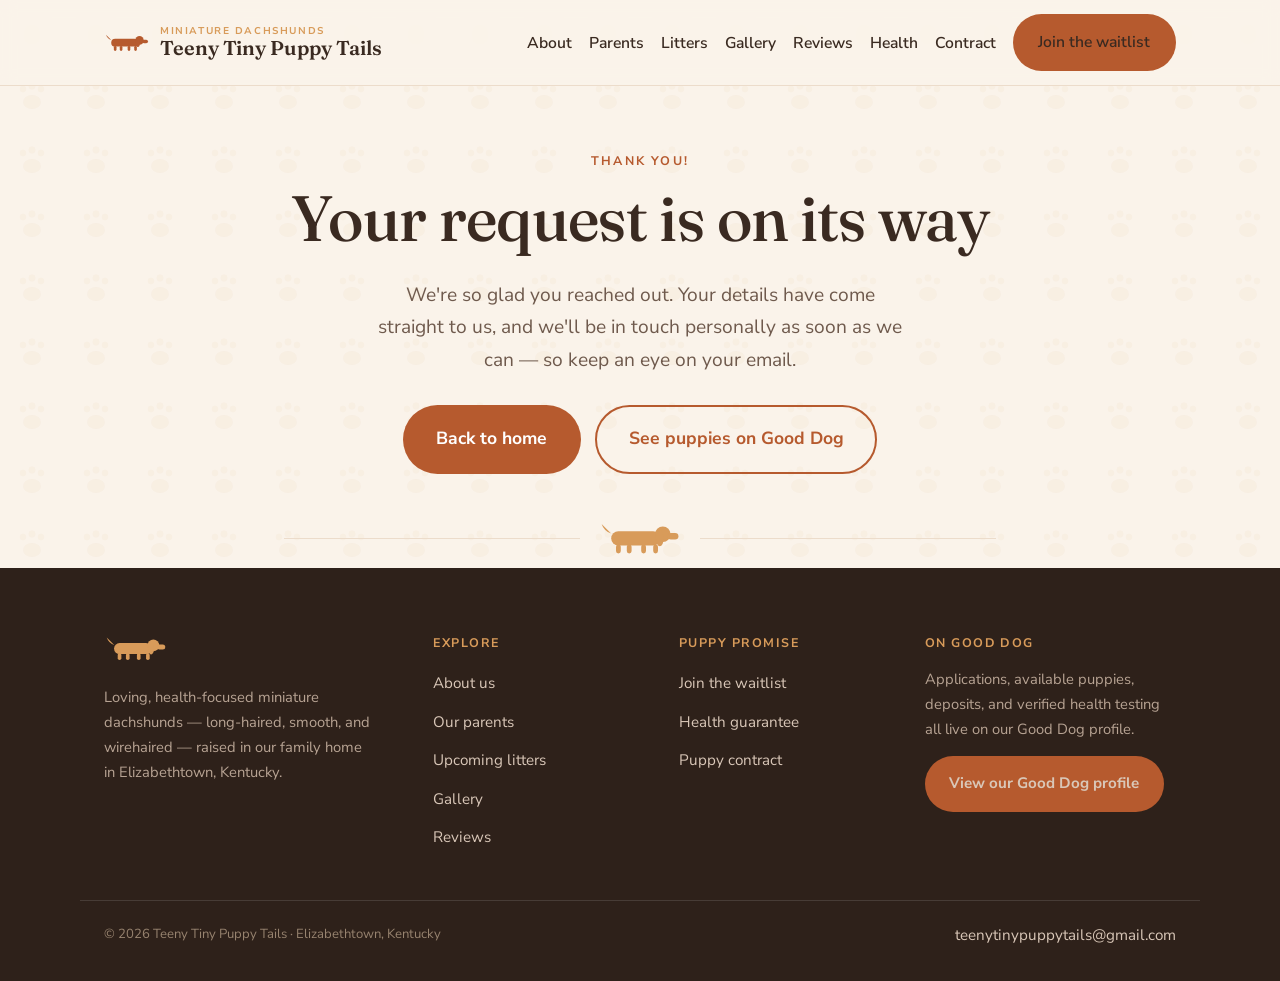
<file: thank-you.html>
<!DOCTYPE html>
<html lang="en">
<head>
<meta charset="utf-8">
<meta name="viewport" content="width=device-width, initial-scale=1">
<title>Thank You | Teeny Tiny Puppy Tails</title>
<meta name="description" content="Thank you for joining the Teeny Tiny Puppy Tails waitlist.">
<link rel="preconnect" href="https://fonts.googleapis.com">
<link rel="preconnect" href="https://fonts.gstatic.com" crossorigin>
<link href="https://fonts.googleapis.com/css2?family=Fraunces:opsz,wght@9..144,400;9..144,500;9..144,600&family=Nunito+Sans:wght@400;600;700&display=swap" rel="stylesheet">
<link rel="stylesheet" href="styles.css">
</head>
<body>

<header class="site-header">
  <nav class="nav" aria-label="Main">
    <a class="brand" href="index.html">
      <svg viewBox="0 0 140 70" fill="currentColor" aria-hidden="true"><path d="M22 26 Q10 22 6 10 Q14 18 26 30 Z"/><rect x="22" y="22" width="82" height="24" rx="12"/><circle cx="108" cy="27" r="13"/><rect x="116" y="25" width="18" height="11" rx="5.5"/><ellipse cx="103" cy="34" rx="6.5" ry="13"/><rect x="30" y="44" width="8" height="15" rx="4"/><rect x="48" y="44" width="8" height="15" rx="4"/><rect x="72" y="44" width="8" height="15" rx="4"/><rect x="92" y="44" width="8" height="15" rx="4"/></svg>
      <span class="name"><span class="small">Miniature dachshunds</span>Teeny Tiny Puppy Tails</span>
    </a>
    <button class="nav-toggle" aria-label="Open menu" aria-expanded="false" onclick="var m=document.getElementById('menu');var o=m.classList.toggle('open');this.setAttribute('aria-expanded',o)">
      <svg viewBox="0 0 24 24" fill="none" stroke="currentColor" stroke-width="2" stroke-linecap="round"><path d="M3 6h18M3 12h18M3 18h18"/></svg>
    </button>
    <ul class="nav-links" id="menu">
      <li><a href="about.html">About</a></li>
      <li><a href="parents.html">Parents</a></li>
      <li><a href="litters.html">Litters</a></li>
      <li><a href="gallery.html">Gallery</a></li>
      <li><a href="testimonials.html">Reviews</a></li>
      <li><a href="health-guarantee.html">Health</a></li>
      <li><a href="contract.html">Contract</a></li>
      <li><a class="btn btn-primary" href="waitlist.html">Join the waitlist</a></li>
    </ul>
  </nav>
</header>

<main>
  <section class="page-hero" style="padding-bottom:36px">
    <div class="container">
      <p class="eyebrow">Thank you!</p>
      <h1>Your request is on its way</h1>
      <p class="lead">We're so glad you reached out. Your details have come straight to us, and we'll be in touch personally as soon as we can &mdash; so keep an eye on your email.</p>
      <div style="margin-top:28px;display:flex;gap:14px;justify-content:center;flex-wrap:wrap">
        <a class="btn btn-primary btn-lg" href="index.html">Back to home</a>
        <a class="btn btn-ghost btn-lg" href="https://www.gooddog.com/breeders/teeny-tiny-puppy-tails-kentucky" target="_blank" rel="noopener">See puppies on Good Dog</a>
      </div>
    </div>
  </section>
  <div class="divider" aria-hidden="true"><span class="line"></span><svg viewBox="0 0 140 70" fill="currentColor" aria-hidden="true"><path d="M22 26 Q10 22 6 10 Q14 18 26 30 Z"/><rect x="22" y="22" width="82" height="24" rx="12"/><circle cx="108" cy="27" r="13"/><rect x="116" y="25" width="18" height="11" rx="5.5"/><ellipse cx="103" cy="34" rx="6.5" ry="13"/><rect x="30" y="44" width="8" height="15" rx="4"/><rect x="48" y="44" width="8" height="15" rx="4"/><rect x="72" y="44" width="8" height="15" rx="4"/><rect x="92" y="44" width="8" height="15" rx="4"/></svg><span class="line"></span></div>

</main>

<footer class="site-footer">
  <div class="container footer-grid">
    <div class="footer-brand">
      <svg viewBox="0 0 140 70" fill="currentColor" aria-hidden="true"><path d="M22 26 Q10 22 6 10 Q14 18 26 30 Z"/><rect x="22" y="22" width="82" height="24" rx="12"/><circle cx="108" cy="27" r="13"/><rect x="116" y="25" width="18" height="11" rx="5.5"/><ellipse cx="103" cy="34" rx="6.5" ry="13"/><rect x="30" y="44" width="8" height="15" rx="4"/><rect x="48" y="44" width="8" height="15" rx="4"/><rect x="72" y="44" width="8" height="15" rx="4"/><rect x="92" y="44" width="8" height="15" rx="4"/></svg>
      <p>Loving, health-focused miniature dachshunds &mdash; long-haired, smooth, and wirehaired &mdash; raised in our family home in Elizabethtown, Kentucky.</p>
    </div>
    <div>
      <h4>Explore</h4>
      <ul>
        <li><a href="about.html">About us</a></li>
        <li><a href="parents.html">Our parents</a></li>
        <li><a href="litters.html">Upcoming litters</a></li>
        <li><a href="gallery.html">Gallery</a></li>
        <li><a href="testimonials.html">Reviews</a></li>
      </ul>
    </div>
    <div>
      <h4>Puppy promise</h4>
      <ul>
        <li><a href="waitlist.html">Join the waitlist</a></li>
        <li><a href="health-guarantee.html">Health guarantee</a></li>
        <li><a href="contract.html">Puppy contract</a></li>
      </ul>
    </div>
    <div>
      <h4>On Good Dog</h4>
      <p style="font-size:0.92rem;color:#B7A393;margin:0 0 14px">Applications, available puppies, deposits, and verified health testing all live on our Good Dog profile.</p>
      <a class="btn btn-primary" href="https://www.gooddog.com/breeders/teeny-tiny-puppy-tails-kentucky" target="_blank" rel="noopener">View our Good Dog profile</a>
    </div>
  </div>
  <div class="container footer-bottom">
    <span>&copy; 2026 Teeny Tiny Puppy Tails &middot; Elizabethtown, Kentucky</span>
    <span><a href="mailto:teenytinypuppytails@gmail.com">teenytinypuppytails@gmail.com</a></span>
  </div>
</footer>

</body>
</html>
</file>
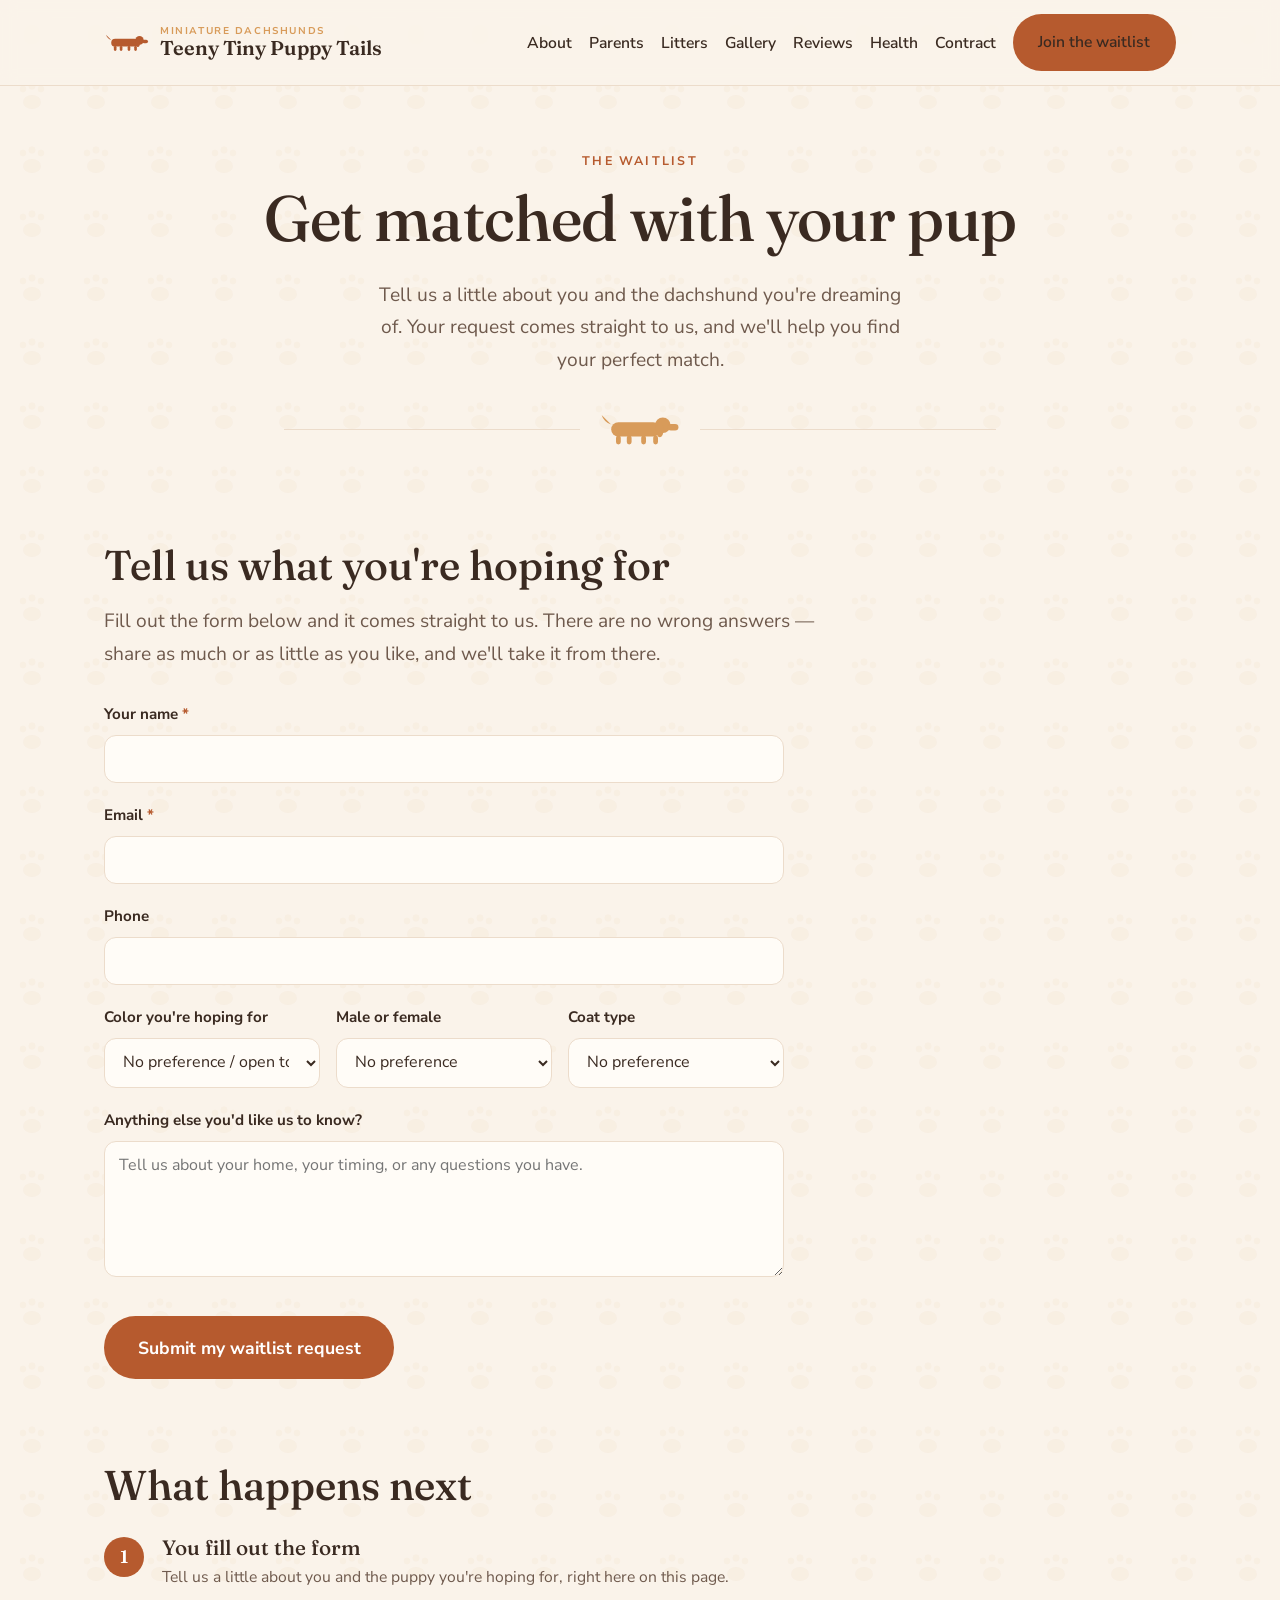
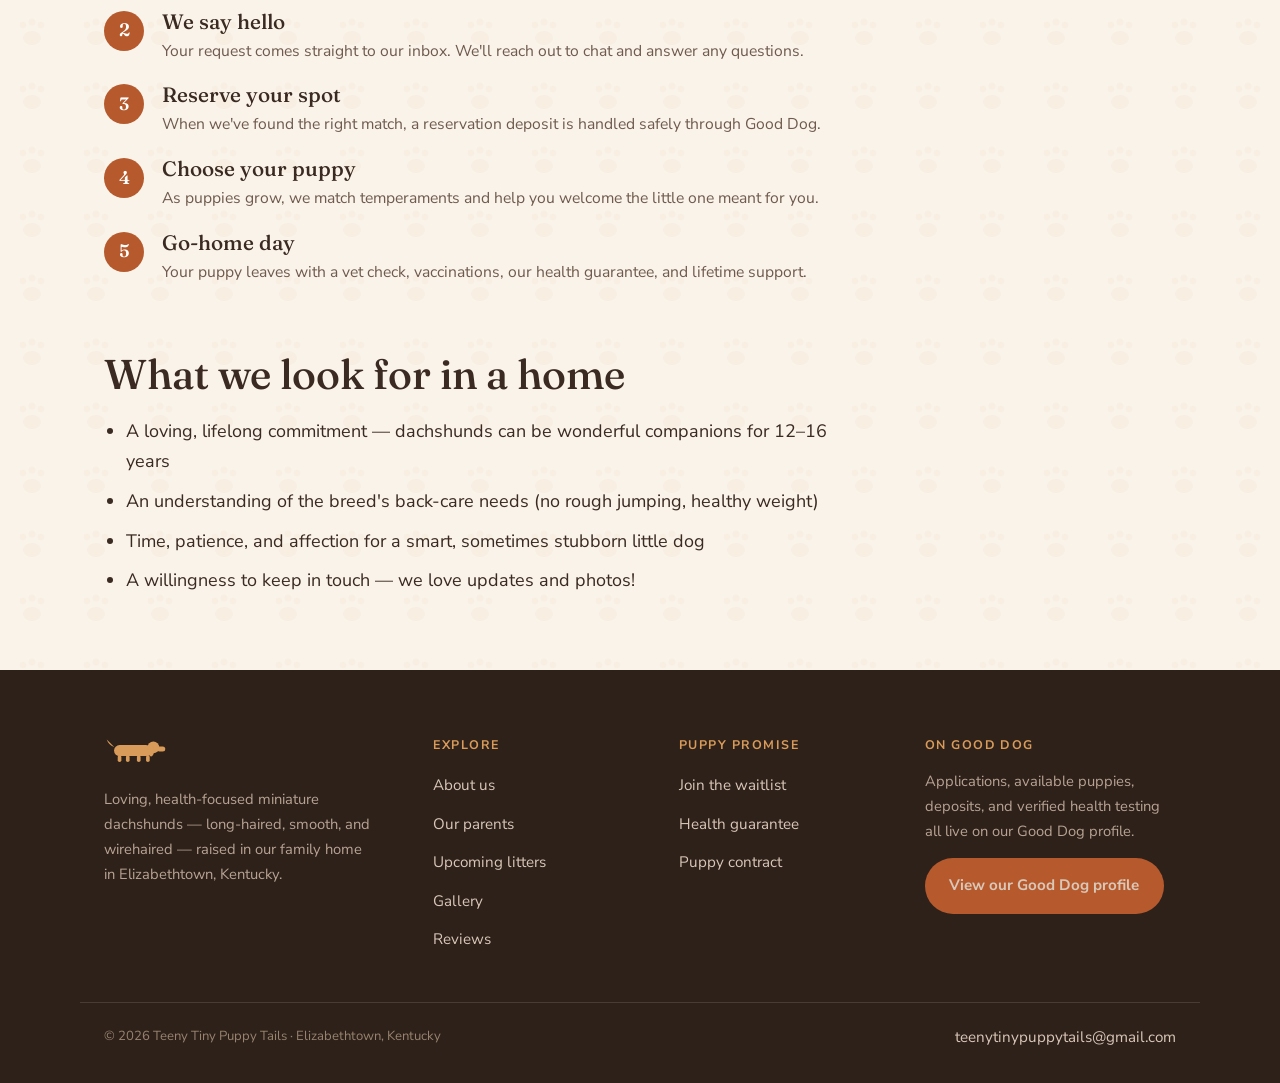
<file: waitlist.html>
<!DOCTYPE html>
<html lang="en">
<head>
<meta charset="utf-8">
<meta name="viewport" content="width=device-width, initial-scale=1">
<title>Join the Waitlist | Teeny Tiny Puppy Tails</title>
<meta name="description" content="Join the waitlist for a miniature dachshund puppy from Teeny Tiny Puppy Tails. Fill out our form and it comes straight to us.">
<link rel="preconnect" href="https://fonts.googleapis.com">
<link rel="preconnect" href="https://fonts.gstatic.com" crossorigin>
<link href="https://fonts.googleapis.com/css2?family=Fraunces:opsz,wght@9..144,400;9..144,500;9..144,600&family=Nunito+Sans:wght@400;600;700&display=swap" rel="stylesheet">
<link rel="stylesheet" href="styles.css">
</head>
<body>

<header class="site-header">
  <nav class="nav" aria-label="Main">
    <a class="brand" href="index.html">
      <svg viewBox="0 0 140 70" fill="currentColor" aria-hidden="true"><path d="M22 26 Q10 22 6 10 Q14 18 26 30 Z"/><rect x="22" y="22" width="82" height="24" rx="12"/><circle cx="108" cy="27" r="13"/><rect x="116" y="25" width="18" height="11" rx="5.5"/><ellipse cx="103" cy="34" rx="6.5" ry="13"/><rect x="30" y="44" width="8" height="15" rx="4"/><rect x="48" y="44" width="8" height="15" rx="4"/><rect x="72" y="44" width="8" height="15" rx="4"/><rect x="92" y="44" width="8" height="15" rx="4"/></svg>
      <span class="name"><span class="small">Miniature dachshunds</span>Teeny Tiny Puppy Tails</span>
    </a>
    <button class="nav-toggle" aria-label="Open menu" aria-expanded="false" onclick="var m=document.getElementById('menu');var o=m.classList.toggle('open');this.setAttribute('aria-expanded',o)">
      <svg viewBox="0 0 24 24" fill="none" stroke="currentColor" stroke-width="2" stroke-linecap="round"><path d="M3 6h18M3 12h18M3 18h18"/></svg>
    </button>
    <ul class="nav-links" id="menu">
      <li><a href="about.html">About</a></li>
      <li><a href="parents.html">Parents</a></li>
      <li><a href="litters.html">Litters</a></li>
      <li><a href="gallery.html">Gallery</a></li>
      <li><a href="testimonials.html">Reviews</a></li>
      <li><a href="health-guarantee.html">Health</a></li>
      <li><a href="contract.html">Contract</a></li>
      <li><a class="btn btn-primary" href="waitlist.html">Join the waitlist</a></li>
    </ul>
  </nav>
</header>

<main>
  <section class="page-hero">
    <div class="container">
      <p class="eyebrow">The waitlist</p>
      <h1>Get matched with your pup</h1>
      <p class="lead">Tell us a little about you and the dachshund you're dreaming of. Your request comes straight to us, and we'll help you find your perfect match.</p>
    </div>
  </section>
  <div class="divider" aria-hidden="true"><span class="line"></span><svg viewBox="0 0 140 70" fill="currentColor" aria-hidden="true"><path d="M22 26 Q10 22 6 10 Q14 18 26 30 Z"/><rect x="22" y="22" width="82" height="24" rx="12"/><circle cx="108" cy="27" r="13"/><rect x="116" y="25" width="18" height="11" rx="5.5"/><ellipse cx="103" cy="34" rx="6.5" ry="13"/><rect x="30" y="44" width="8" height="15" rx="4"/><rect x="48" y="44" width="8" height="15" rx="4"/><rect x="72" y="44" width="8" height="15" rx="4"/><rect x="92" y="44" width="8" height="15" rx="4"/></svg><span class="line"></span></div>
  <section class="section">
    <div class="container">
      <h2>Tell us what you're hoping for</h2>
      <p class="lead" style="max-width:60ch;margin-bottom:32px">Fill out the form below and it comes straight to us. There are no wrong answers &mdash; share as much or as little as you like, and we'll take it from there.</p>

      <form name="waitlist" method="POST" data-netlify="true" netlify-honeypot="bot-field" action="/thank-you" class="form">
        <input type="hidden" name="form-name" value="waitlist">
        <p class="hp"><label>Leave this field empty: <input name="bot-field"></label></p>

        <div class="field">
          <label for="name">Your name <span>*</span></label>
          <input id="name" name="name" type="text" required>
        </div>
        <div class="field">
          <label for="email">Email <span>*</span></label>
          <input id="email" name="email" type="email" required>
        </div>
        <div class="field">
          <label for="phone">Phone</label>
          <input id="phone" name="phone" type="tel">
        </div>

        <div class="field-row">
          <div class="field">
            <label for="color">Color you're hoping for</label>
            <select id="color" name="color">
              <option value="">No preference / open to any</option>
              <optgroup label="Colors">
                <option>Red</option>
                <option>Cream</option>
                <option>Black &amp; Tan</option>
                <option>Black &amp; Cream</option>
                <option>Chocolate &amp; Tan</option>
                <option>Chocolate &amp; Cream</option>
                <option>Blue (Grey) &amp; Tan</option>
                <option>Blue (Grey) &amp; Cream</option>
                <option>Isabella (Fawn) &amp; Tan</option>
                <option>Isabella (Fawn) &amp; Cream</option>
                <option>Wild Boar</option>
              </optgroup>
              <optgroup label="Patterns">
                <option>Dapple</option>
                <option>Double Dapple</option>
                <option>Brindle</option>
                <option>Sable</option>
                <option>Piebald</option>
              </optgroup>
            </select>
          </div>
          <div class="field">
            <label for="sex">Male or female</label>
            <select id="sex" name="sex">
              <option value="">No preference</option>
              <option>Female</option>
              <option>Male</option>
            </select>
          </div>
          <div class="field">
            <label for="coat">Coat type</label>
            <select id="coat" name="coat">
              <option value="">No preference</option>
              <option>Long-haired</option>
              <option>Short-haired (smooth)</option>
            </select>
          </div>
        </div>

        <div class="field">
          <label for="message">Anything else you'd like us to know?</label>
          <textarea id="message" name="message" rows="5" placeholder="Tell us about your home, your timing, or any questions you have."></textarea>
        </div>

        <button class="btn btn-primary btn-lg" type="submit">Submit my waitlist request</button>
      </form>
    </div>
  </section>

  <section class="section-sm" style="padding-top:0">
    <div class="container">
      <h2 style="margin-bottom:28px">What happens next</h2>
      <div class="steps">
        <div class="step"><span class="num"></span><div><h3>You fill out the form</h3><p>Tell us a little about you and the puppy you're hoping for, right here on this page.</p></div></div>
        <div class="step"><span class="num"></span><div><h3>We say hello</h3><p>Your request comes straight to our inbox. We'll reach out to chat and answer any questions.</p></div></div>
        <div class="step"><span class="num"></span><div><h3>Reserve your spot</h3><p>When we've found the right match, a reservation deposit is handled safely through Good Dog.</p></div></div>
        <div class="step"><span class="num"></span><div><h3>Choose your puppy</h3><p>As puppies grow, we match temperaments and help you welcome the little one meant for you.</p></div></div>
        <div class="step"><span class="num"></span><div><h3>Go-home day</h3><p>Your puppy leaves with a vet check, vaccinations, our health guarantee, and lifetime support.</p></div></div>
      </div>
      <h2 style="margin-top:1.6em">What we look for in a home</h2>
      <div class="prose">
        <ul>
          <li>A loving, lifelong commitment &mdash; dachshunds can be wonderful companions for 12&ndash;16 years</li>
          <li>An understanding of the breed's back-care needs (no rough jumping, healthy weight)</li>
          <li>Time, patience, and affection for a smart, sometimes stubborn little dog</li>
          <li>A willingness to keep in touch &mdash; we love updates and photos!</li>
        </ul>
      </div>
    </div>
  </section>

</main>

<footer class="site-footer">
  <div class="container footer-grid">
    <div class="footer-brand">
      <svg viewBox="0 0 140 70" fill="currentColor" aria-hidden="true"><path d="M22 26 Q10 22 6 10 Q14 18 26 30 Z"/><rect x="22" y="22" width="82" height="24" rx="12"/><circle cx="108" cy="27" r="13"/><rect x="116" y="25" width="18" height="11" rx="5.5"/><ellipse cx="103" cy="34" rx="6.5" ry="13"/><rect x="30" y="44" width="8" height="15" rx="4"/><rect x="48" y="44" width="8" height="15" rx="4"/><rect x="72" y="44" width="8" height="15" rx="4"/><rect x="92" y="44" width="8" height="15" rx="4"/></svg>
      <p>Loving, health-focused miniature dachshunds &mdash; long-haired, smooth, and wirehaired &mdash; raised in our family home in Elizabethtown, Kentucky.</p>
    </div>
    <div>
      <h4>Explore</h4>
      <ul>
        <li><a href="about.html">About us</a></li>
        <li><a href="parents.html">Our parents</a></li>
        <li><a href="litters.html">Upcoming litters</a></li>
        <li><a href="gallery.html">Gallery</a></li>
        <li><a href="testimonials.html">Reviews</a></li>
      </ul>
    </div>
    <div>
      <h4>Puppy promise</h4>
      <ul>
        <li><a href="waitlist.html">Join the waitlist</a></li>
        <li><a href="health-guarantee.html">Health guarantee</a></li>
        <li><a href="contract.html">Puppy contract</a></li>
      </ul>
    </div>
    <div>
      <h4>On Good Dog</h4>
      <p style="font-size:0.92rem;color:#B7A393;margin:0 0 14px">Applications, available puppies, deposits, and verified health testing all live on our Good Dog profile.</p>
      <a class="btn btn-primary" href="https://www.gooddog.com/breeders/teeny-tiny-puppy-tails-kentucky" target="_blank" rel="noopener">View our Good Dog profile</a>
    </div>
  </div>
  <div class="container footer-bottom">
    <span>&copy; 2026 Teeny Tiny Puppy Tails &middot; Elizabethtown, Kentucky</span>
    <span><a href="mailto:teenytinypuppytails@gmail.com">teenytinypuppytails@gmail.com</a></span>
  </div>
</footer>

</body>
</html>
</file>
<file: styles.css>
/* ============================================================
   Teeny Tiny Puppy Tails — shared styles
   Edit colors and fonts here once; every page updates.
   ============================================================ */

:root {
  --cream: #FAF3EA;
  --card: #FFFCF7;
  --ink: #3A2A21;
  --ink-soft: #6F5A4D;
  --chestnut: #B65A2E;        /* dachshund red — buttons & accents */
  --chestnut-dk: #98491F;     /* button hover */
  --tan: #D89B5A;             /* warm highlight / eyebrows */
  --line: #ECDCCB;            /* soft divider lines */
  --choc: #2E211A;            /* deep footer / strong text */
  --shadow: 0 14px 34px rgba(58, 42, 33, 0.08);
  --radius: 18px;
  --maxw: 1120px;
}

* { box-sizing: border-box; }

html { scroll-behavior: smooth; }

body {
  margin: 0;
  background: var(--cream);
  color: var(--ink);
  font-family: "Nunito Sans", system-ui, sans-serif;
  font-size: 18px;
  line-height: 1.7;
  -webkit-font-smoothing: antialiased;
}

h1, h2, h3, .display {
  font-family: "Fraunces", Georgia, serif;
  font-weight: 500;
  line-height: 1.1;
  color: var(--ink);
  margin: 0 0 0.4em;
  font-optical-sizing: auto;
}

h1 { font-size: clamp(2.4rem, 6vw, 4rem); letter-spacing: -0.01em; }
h2 { font-size: clamp(1.8rem, 4vw, 2.6rem); }
h3 { font-size: 1.3rem; }

p { margin: 0 0 1.1em; }
a { color: var(--chestnut); text-decoration: none; }
a:hover { text-decoration: underline; }

img { max-width: 100%; display: block; }

.container { width: 100%; max-width: var(--maxw); margin: 0 auto; padding: 0 24px; }

.eyebrow {
  font-family: "Nunito Sans", sans-serif;
  text-transform: uppercase;
  letter-spacing: 0.18em;
  font-size: 0.78rem;
  font-weight: 700;
  color: var(--chestnut);
  margin: 0 0 0.9em;
}

.lead { font-size: 1.2rem; color: var(--ink-soft); max-width: 44ch; }
.muted { color: var(--ink-soft); }

/* ---------- Buttons ---------- */
.btn {
  display: inline-flex;
  align-items: center;
  gap: 0.5em;
  font-family: "Nunito Sans", sans-serif;
  font-weight: 700;
  font-size: 1rem;
  padding: 0.85em 1.5em;
  border-radius: 999px;
  border: 2px solid transparent;
  cursor: pointer;
  transition: transform 0.15s ease, background 0.15s ease, color 0.15s ease;
  text-decoration: none;
}
.btn:hover { text-decoration: none; transform: translateY(-2px); }
.btn-primary { background: var(--chestnut); color: #fff; }
.btn-primary:hover { background: var(--chestnut-dk); color: #fff; }
.btn-ghost { background: transparent; color: var(--chestnut); border-color: var(--chestnut); }
.btn-ghost:hover { background: var(--chestnut); color: #fff; }
.btn-lg { font-size: 1.1rem; padding: 1em 1.8em; }

/* ---------- Header / nav ---------- */
.site-header {
  position: sticky; top: 0; z-index: 50;
  background: rgba(250, 243, 234, 0.92);
  backdrop-filter: blur(8px);
  border-bottom: 1px solid var(--line);
}
.nav {
  display: flex; align-items: center; justify-content: space-between;
  gap: 16px; padding: 14px 24px; max-width: var(--maxw); margin: 0 auto;
}
.brand { display: flex; align-items: center; gap: 10px; color: var(--ink); font-family: "Fraunces", serif; font-weight: 600; font-size: 1.25rem; }
.brand:hover { text-decoration: none; }
.brand svg { width: 46px; height: 26px; color: var(--chestnut); }
.brand .small { display: block; font-family: "Nunito Sans", sans-serif; font-size: 0.62rem; letter-spacing: 0.16em; text-transform: uppercase; color: var(--tan); font-weight: 700; line-height: 1; }
.brand .name { line-height: 1.05; }

.nav-links { display: flex; align-items: center; gap: 17px; list-style: none; margin: 0; padding: 0; }
.nav-links a { color: var(--ink); font-weight: 600; font-size: 0.98rem; }
.nav-links a:hover { color: var(--chestnut); text-decoration: none; }
.nav-links a.active { color: var(--chestnut); }

.nav-toggle { display: none; background: none; border: 0; cursor: pointer; padding: 8px; color: var(--ink); }
.nav-toggle svg { width: 28px; height: 28px; }

@media (max-width: 1080px) {
  .nav-toggle { display: inline-flex; }
  .nav-links {
    position: absolute; top: 100%; left: 0; right: 0;
    flex-direction: column; align-items: flex-start; gap: 0;
    background: var(--cream); border-bottom: 1px solid var(--line);
    padding: 8px 24px 20px; display: none;
  }
  .nav-links.open { display: flex; }
  .nav-links li { width: 100%; }
  .nav-links a { display: block; padding: 12px 0; width: 100%; border-bottom: 1px solid var(--line); }
  .nav-links .btn { margin-top: 12px; }
}

/* ---------- Sections ---------- */
.section { padding: 84px 0; }
.section-sm { padding: 56px 0; }
.section-head { max-width: 60ch; margin-bottom: 40px; }
.center { text-align: center; margin-left: auto; margin-right: auto; }

/* ---------- Hero ---------- */
.hero { padding: 70px 0 40px; }
.hero-grid { display: grid; grid-template-columns: 1.05fr 0.95fr; gap: 56px; align-items: center; }
.hero h1 { margin-bottom: 0.25em; }
.hero .lead { margin-bottom: 1.8em; }
.hero-cta { display: flex; flex-wrap: wrap; gap: 14px; }
@media (max-width: 820px) { .hero-grid { grid-template-columns: 1fr; gap: 32px; } }

/* ---------- Dachshund divider (signature) ---------- */
.divider { display: flex; align-items: center; gap: 18px; color: var(--tan); max-width: 760px; margin: 0 auto; padding: 8px 24px; }
.divider .line { flex: 1; height: 1px; background: var(--line); }
.divider svg { width: 84px; height: 42px; color: var(--tan); flex: none; }

/* ---------- Cards & grids ---------- */
.grid { display: grid; gap: 26px; }
.grid-3 { grid-template-columns: repeat(3, 1fr); }
.grid-2 { grid-template-columns: repeat(2, 1fr); }
@media (max-width: 860px) { .grid-3 { grid-template-columns: 1fr 1fr; } }
@media (max-width: 580px) { .grid-3, .grid-2 { grid-template-columns: 1fr; } }

.card {
  background: var(--card);
  border: 1px solid var(--line);
  border-radius: var(--radius);
  overflow: hidden;
  box-shadow: var(--shadow);
  transition: transform 0.18s ease;
}
.card:hover { transform: translateY(-4px); }
.card-body { padding: 22px 24px 26px; }
.card-body h3 { margin-bottom: 0.3em; }
.card .tag { display: inline-block; font-size: 0.72rem; font-weight: 700; letter-spacing: 0.08em; text-transform: uppercase; color: var(--chestnut); background: #F6E6D8; padding: 4px 11px; border-radius: 999px; margin-bottom: 12px; }
.card p { font-size: 0.98rem; }

/* ---------- Photo placeholders ---------- */
.photo {
  background: linear-gradient(135deg, #F4E5D4, #EFD9C2);
  display: flex; flex-direction: column; align-items: center; justify-content: center;
  color: var(--tan); text-align: center; aspect-ratio: 4 / 3; gap: 8px; padding: 16px;
}
.photo svg { width: 64px; height: 34px; opacity: 0.8; }
.photo span { font-size: 0.8rem; font-weight: 700; letter-spacing: 0.05em; color: #B98A5C; }
.photo.tall { aspect-ratio: 3 / 4; }
.photo.wide { aspect-ratio: 16 / 9; }
.photo.round { border-radius: 50%; aspect-ratio: 1; width: 150px; }

/* ---------- Feature strip ---------- */
.features { display: grid; grid-template-columns: repeat(4, 1fr); gap: 22px; }
@media (max-width: 760px) { .features { grid-template-columns: 1fr 1fr; } }
.feature { text-align: center; }
.feature .dot { width: 52px; height: 52px; border-radius: 50%; background: #F6E6D8; color: var(--chestnut); display: flex; align-items: center; justify-content: center; margin: 0 auto 14px; }
.feature .dot svg { width: 26px; height: 26px; }
.feature h3 { font-family: "Nunito Sans", sans-serif; font-weight: 700; font-size: 1.02rem; }
.feature p { font-size: 0.92rem; color: var(--ink-soft); margin: 0; }

/* ---------- Tinted band ---------- */
.band { background: var(--choc); color: #F4E7DB; }
.band h2, .band h3 { color: #fff; }
.band .lead { color: #E4D2C2; }
.band a:not(.btn) { color: var(--tan); }
.cta-band { text-align: center; padding: 80px 0; }
.cta-band .lead { margin: 0 auto 28px; }

/* ---------- Steps ---------- */
.steps { counter-reset: step; display: grid; gap: 20px; max-width: 760px; }
.step { display: flex; gap: 18px; align-items: flex-start; }
.step .num { counter-increment: step; flex: none; width: 40px; height: 40px; border-radius: 50%; background: var(--chestnut); color: #fff; font-family: "Fraunces", serif; font-weight: 600; display: flex; align-items: center; justify-content: center; }
.step .num::before { content: counter(step); }
.step h3 { margin-bottom: 0.2em; }
.step p { margin: 0; color: var(--ink-soft); font-size: 0.98rem; }

/* ---------- Editable note ---------- */
.note {
  border-left: 4px solid var(--tan);
  background: #FBEEDF;
  padding: 14px 18px;
  border-radius: 0 12px 12px 0;
  font-size: 0.92rem;
  color: #7A5A38;
  margin: 0 0 24px;
}
.note strong { color: #6B4D2E; }

/* ---------- Prose pages (about / guarantee / contract) ---------- */
.prose { max-width: 70ch; }
.prose h2 { margin-top: 1.6em; }
.prose ul { padding-left: 1.2em; }
.prose li { margin-bottom: 0.5em; }

/* ---------- Reviews ---------- */
.review { background: var(--card); border: 1px solid var(--line); border-radius: var(--radius); padding: 26px; box-shadow: var(--shadow); }
.review .stars { color: var(--tan); letter-spacing: 2px; margin-bottom: 10px; }
.review blockquote { margin: 0 0 14px; font-family: "Fraunces", serif; font-size: 1.15rem; line-height: 1.45; }
.review cite { font-style: normal; font-weight: 700; font-size: 0.92rem; color: var(--ink-soft); }

/* ---------- Footer ---------- */
.site-footer { background: var(--choc); color: #D9C7B8; padding: 64px 0 32px; }
.footer-grid { display: grid; grid-template-columns: 1.4fr 1fr 1fr 1.2fr; gap: 36px; }
@media (max-width: 820px) { .footer-grid { grid-template-columns: 1fr 1fr; gap: 28px; } }
.site-footer h4 { font-family: "Nunito Sans", sans-serif; text-transform: uppercase; letter-spacing: 0.12em; font-size: 0.78rem; color: var(--tan); margin: 0 0 14px; }
.site-footer ul { list-style: none; margin: 0; padding: 0; }
.site-footer li { margin-bottom: 8px; }
.site-footer a { color: #D9C7B8; font-size: 0.95rem; }
.site-footer a:hover { color: #fff; }
.footer-brand svg { width: 64px; height: 34px; color: var(--tan); margin-bottom: 10px; }
.footer-brand p { font-size: 0.92rem; color: #B7A393; max-width: 30ch; }
.footer-bottom { border-top: 1px solid rgba(255,255,255,0.12); margin-top: 40px; padding-top: 22px; font-size: 0.82rem; color: #97836f; display: flex; justify-content: space-between; flex-wrap: wrap; gap: 10px; }

/* ---------- Page hero (interior pages) ---------- */
.page-hero { padding: 64px 0 24px; text-align: center; }
.page-hero .lead { margin: 0 auto; }

/* ---------- Accessibility ---------- */
a:focus-visible, .btn:focus-visible, button:focus-visible { outline: 3px solid var(--tan); outline-offset: 3px; border-radius: 6px; }
.sr-only { position: absolute; width: 1px; height: 1px; padding: 0; margin: -1px; overflow: hidden; clip: rect(0,0,0,0); border: 0; }

@media (prefers-reduced-motion: reduce) {
  * { animation: none !important; transition: none !important; scroll-behavior: auto !important; }
}

/* gentle load-in */
@media (prefers-reduced-motion: no-preference) {
  .rise { opacity: 0; transform: translateY(14px); animation: rise 0.7s ease forwards; }
  .rise.d1 { animation-delay: 0.08s; }
  .rise.d2 { animation-delay: 0.16s; }
  @keyframes rise { to { opacity: 1; transform: none; } }
}

/* ---------- Waitlist form ---------- */
.form { max-width: 680px; margin-top: 4px; }
.field { margin-bottom: 20px; }
.field label { display: block; font-weight: 700; font-size: 0.95rem; margin-bottom: 7px; color: var(--ink); }
.field label span { color: var(--chestnut); }
.field input, .field select, .field textarea {
  width: 100%; font-family: inherit; font-size: 1rem; color: var(--ink);
  background: var(--card); border: 1.5px solid var(--line); border-radius: 12px;
  padding: 12px 14px; transition: border-color 0.15s ease;
}
.field input:focus, .field select:focus, .field textarea:focus { outline: none; border-color: var(--chestnut); }
.field textarea { resize: vertical; }
.field-row { display: grid; grid-template-columns: repeat(3, 1fr); gap: 16px; }
@media (max-width: 640px) { .field-row { grid-template-columns: 1fr; } }
.form button { margin-top: 10px; }
.hp { position: absolute !important; left: -9999px !important; }

/* ---------- Data-driven dog cards ---------- */
.card-photo { aspect-ratio: 4 / 3; background-size: cover; background-position: center; background-color: #EFD9C2; }

/* ---------- Home refresh (original-style) ---------- */
body {
  background-image: url("data:image/svg+xml,%3Csvg xmlns='http://www.w3.org/2000/svg' width='64' height='64'%3E%3Cg fill='%23c98a4a' opacity='0.05'%3E%3Cellipse cx='32' cy='38' rx='9' ry='7'/%3E%3Ccircle cx='23' cy='25' r='3.2'/%3E%3Ccircle cx='32' cy='22' r='3.4'/%3E%3Ccircle cx='41' cy='25' r='3.2'/%3E%3C/g%3E%3C/svg%3E");
}
.hero h1 .accent { color: var(--chestnut); font-style: italic; }

.trust-bar { background: var(--choc); color: #ECDAC9; }
.trust-bar .inner { display: flex; flex-wrap: wrap; justify-content: center; gap: 12px 30px; padding: 20px 24px; max-width: var(--maxw); margin: 0 auto; }
.trust-bar span { font-family: "Nunito Sans", sans-serif; font-weight: 700; font-size: 0.78rem; letter-spacing: 0.13em; text-transform: uppercase; display: inline-flex; align-items: center; gap: 11px; }
.trust-bar span::before { content: ""; width: 6px; height: 6px; border-radius: 50%; background: var(--tan); }

.stats { display: grid; grid-template-columns: repeat(4, 1fr); gap: 20px; }
@media (max-width: 760px) { .stats { grid-template-columns: 1fr 1fr; } }
.stat { background: var(--card); border: 1px solid var(--line); border-radius: var(--radius); padding: 26px 24px; box-shadow: var(--shadow); }
.stat .num { font-family: "Fraunces", serif; font-weight: 500; font-size: 2.7rem; color: var(--chestnut); line-height: 1; }
.stat .label { font-weight: 700; color: var(--ink-soft); font-size: 0.95rem; margin-top: 8px; }

.head-row { display: flex; justify-content: space-between; align-items: flex-end; gap: 20px; margin-bottom: 36px; flex-wrap: wrap; }
.head-row h2 { margin-bottom: 0; }
.head-row .link { font-weight: 700; white-space: nowrap; }

.photo-grid { display: grid; grid-template-columns: repeat(3, 1fr); gap: 18px; }
@media (max-width: 760px) { .photo-grid { grid-template-columns: 1fr 1fr; } }
.photo-grid .tile { aspect-ratio: 1; background-size: cover; background-position: center; background-color: #EFD9C2; border-radius: 16px; }

/* ---------- Reviews (with photos) ---------- */
.reviews-masonry { columns: 2; column-gap: 26px; }
@media (max-width: 720px) { .reviews-masonry { columns: 1; } }
.review-card { break-inside: avoid; background: var(--card); border: 1px solid var(--line); border-radius: var(--radius); box-shadow: var(--shadow); margin-bottom: 26px; overflow: hidden; }
.review-card .card-photo { aspect-ratio: 4 / 3; }
.review-card .stars { color: var(--tan); letter-spacing: 3px; margin: 20px 24px 10px; }
.review-card blockquote { margin: 0 24px 16px; font-size: 1.02rem; line-height: 1.6; color: var(--ink); }
.review-card cite { display: block; margin: 0 24px 22px; font-style: normal; font-weight: 700; color: var(--ink-soft); font-size: 0.9rem; }

/* ---------- Subscribe / notify ---------- */
.subscribe-box { background: var(--card); border: 1px solid var(--line); border-radius: var(--radius); box-shadow: var(--shadow); padding: 48px 32px; text-align: center; max-width: 720px; margin: 0 auto; }
.subscribe-box h2 { margin-bottom: 0.3em; }
.subscribe-form { display: flex; gap: 12px; max-width: 480px; margin: 4px auto 0; flex-wrap: wrap; justify-content: center; }
.subscribe-form input[type=email] { flex: 1; min-width: 230px; padding: 13px 18px; border-radius: 999px; border: 1.5px solid var(--line); font-family: inherit; font-size: 1rem; background: #fff; color: var(--ink); }
.subscribe-form input[type=email]:focus { outline: none; border-color: var(--chestnut); }
.subscribe-form button { white-space: nowrap; }

/* ---------- Agreement checkbox ---------- */
.agree { display: flex; gap: 11px; align-items: flex-start; font-size: 0.95rem; color: var(--ink); margin-top: 10px; line-height: 1.5; max-width: 680px; }
.agree input[type=checkbox] { margin-top: 4px; width: auto; flex: none; transform: scale(1.2); accent-color: var(--chestnut); }
</file>
